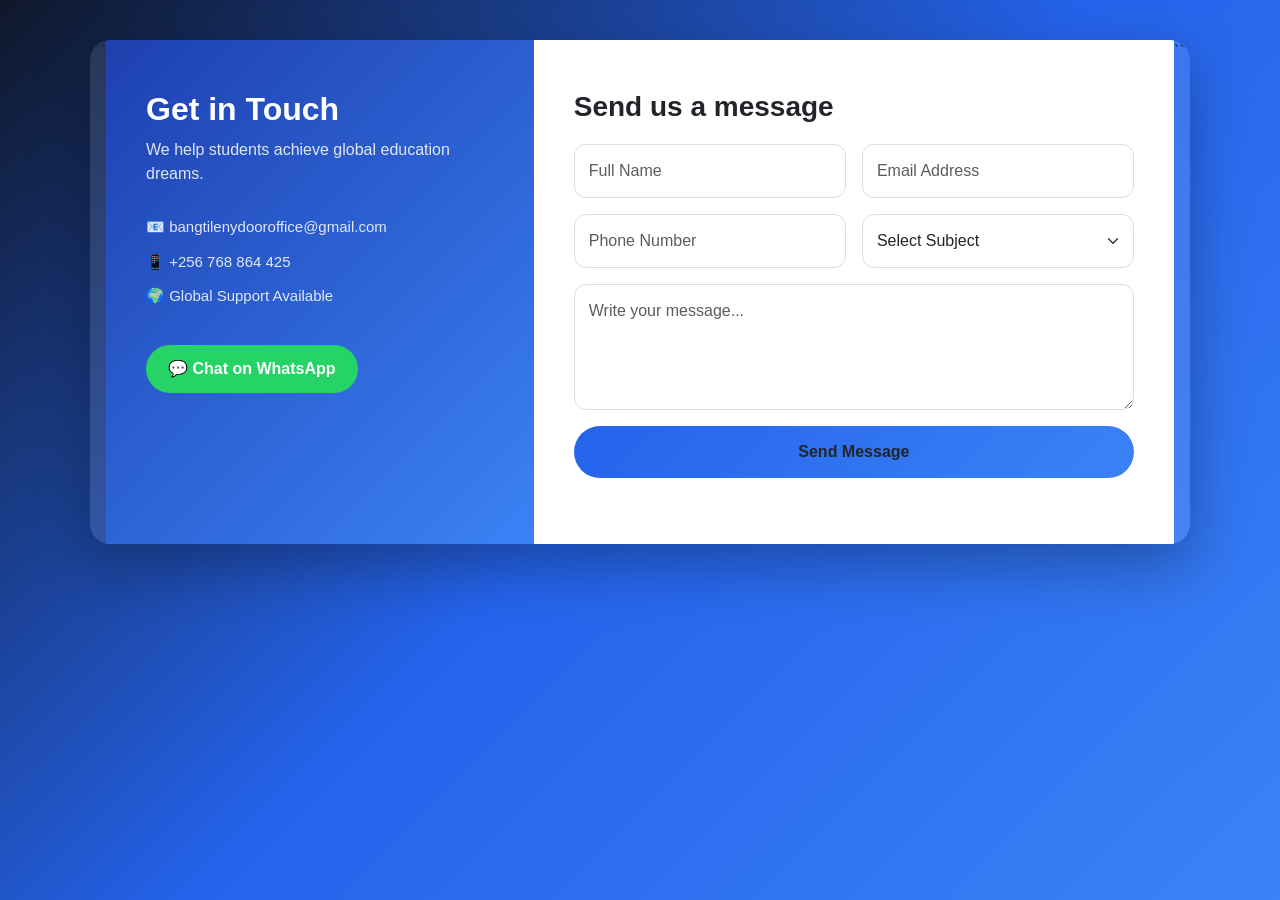
<file: contact.html>
<!DOCTYPE html>

<html lang="en">
<head>
<meta charset="UTF-8">
<meta name="viewport" content="width=device-width, initial-scale=1.0">
<title>Contact | Bangtilenydoor Academy</title>

  <!-- ============================================
  FAVICON FOR ALL DEVICES (Option 2 - Keep favicon_io folder)
  ============================================ -->
  <!-- Standard favicon -->
  <link rel="icon" type="image/x-icon" href="favicon_io/logo.ico">
  <link rel="icon" type="image/png" sizes="32x32" href="favicon_io/favicon-32x32.png">
  <link rel="icon" type="image/png" sizes="16x16" href="favicon_io/favicon-16x16.png">
  
  <!-- Apple Touch Icon (for iOS devices) -->
  <link rel="apple-touch-icon" sizes="180x180" href="favicon_io/apple-touch-icon.png">
  
  <!-- Android Chrome -->
  <link rel="manifest" href="favicon_io/site.webmanifest">

<link href="https://cdn.jsdelivr.net/npm/bootstrap@5.3.0/dist/css/bootstrap.min.css" rel="stylesheet">

<style>
body {
  background: linear-gradient(135deg, #0f172a, #2563eb, #3b82f6);
  font-family: 'Inter', sans-serif;
  min-height: 100vh;
}

/* GLASS CONTAINER */
.wrapper {
  display: flex;
  align-items: center;
  justify-content: center;
  padding: 40px;
}

.contact-box {
  display: flex;
  backdrop-filter: blur(15px);
  background: rgba(255,255,255,0.1);
  border-radius: 20px;
  overflow: hidden;
  max-width: 1100px;
  width: 100%;
  box-shadow: 0 20px 60px rgba(0,0,0,0.3);
}

/* LEFT PANEL */
.left-panel {
  background: linear-gradient(135deg, #1e40af, #3b82f6);
  color: #fff;
  padding: 50px 40px;
  width: 40%;
}

.left-panel h2 {
  font-weight: 700;
  margin-bottom: 10px;
}

.left-panel p {
  opacity: 0.85;
}

.info {
  margin-top: 30px;
}

.info p {
  margin: 12px 0;
  font-size: 15px;
}

.whatsapp-btn {
  margin-top: 25px;
  display: inline-block;
  background: #25D366;
  padding: 12px 22px;
  border-radius: 50px;
  color: #fff;
  text-decoration: none;
  font-weight: 600;
  transition: 0.3s;
}

.whatsapp-btn:hover {
  transform: translateY(-2px);
  box-shadow: 0 10px 25px rgba(0,0,0,0.2);
}

/* RIGHT PANEL */
.right-panel {
  padding: 50px 40px;
  width: 60%;
  background: #ffffff;
}

.right-panel h3 {
  font-weight: 700;
  margin-bottom: 20px;
}

/* INPUTS */
.form-control, .form-select {
  border-radius: 12px;
  padding: 14px;
  border: 1px solid #ddd;
  transition: 0.3s;
}

.form-control:focus, .form-select:focus {
  border-color: #2563eb;
  box-shadow: 0 0 0 0.2rem rgba(37,99,235,0.15);
}

/* BUTTON */
.btn-send {
  background: linear-gradient(135deg, #2563eb, #3b82f6);
  border: none;
  border-radius: 50px;
  padding: 14px;
  font-weight: 600;
  transition: 0.3s;
}

.btn-send:hover {
  transform: translateY(-2px);
  box-shadow: 0 10px 30px rgba(37,99,235,0.3);
}

/* RESPONSIVE */
@media(max-width: 768px) {
  .contact-box {
    flex-direction: column;
  }
  .left-panel, .right-panel {
    width: 100%;
  }
}
</style>

</head>
<body>

<div class="wrapper">
  <div class="contact-box">

```
<!-- LEFT SIDE -->
<div class="left-panel">
  <h2>Get in Touch</h2>
  <p>We help students achieve global education dreams.</p>

  <div class="info">
    <p>📧 bangtilenydooroffice@gmail.com</p>
    <p>📱 +256 768 864 425</p>
    <p>🌍 Global Support Available</p>
  </div>

  <a href="https://wa.me/256768864425" target="_blank" class="whatsapp-btn">
    💬 Chat on WhatsApp
  </a>
</div>

<!-- RIGHT SIDE -->
<div class="right-panel">
  <h3>Send us a message</h3>

  <form id="contactForm">
    <div class="row g-3">

      <div class="col-md-6">
        <input type="text" id="contactName" class="form-control" placeholder="Full Name" required>
      </div>

      <div class="col-md-6">
        <input type="email" id="contactEmail" class="form-control" placeholder="Email Address" required>
      </div>

      <div class="col-md-6">
        <input type="tel" id="contactPhone" class="form-control" placeholder="Phone Number">
      </div>

      <div class="col-md-6">
        <select id="contactSubject" class="form-select">
          <option value="">Select Subject</option>
          <option value="scholarship">Scholarship</option>
          <option value="admission">Admission</option>
          <option value="support">Support</option>
        </select>
      </div>

      <div class="col-12">
        <textarea id="contactMessage" class="form-control" rows="4" placeholder="Write your message..." required></textarea>
      </div>

      <div class="col-12">
        <button type="submit" class="btn btn-send w-100">
          Send Message
        </button>
      </div>

      <div id="contactFeedback" class="text-center mt-3"></div>

    </div>
  </form>
</div>
```

  </div>
</div>

<script>
const form = document.getElementById('contactForm');
const feedback = document.getElementById('contactFeedback');

form.addEventListener('submit', (e) => {
  e.preventDefault();

  const data = {
    name: contactName.value,
    email: contactEmail.value,
    phone: contactPhone.value,
    subject: contactSubject.value,
    message: contactMessage.value
  };

  if (!data.name || !data.email || !data.message || !data.email.includes('@')) {
    feedback.innerHTML = '<div class="alert alert-danger">⚠️ Fill all required fields correctly.</div>';
    return;
  }

  feedback.innerHTML = '<div class="alert alert-info">⏳ Sending...</div>';

  fetch("/Bangtilenydoor/backend/api/contact.php", {
    method: "POST",
    headers: { "Content-Type": "application/json" },
    body: JSON.stringify(data)
  })
  .then(res => res.json())
  .then(result => {
    if (result.status === "success") {
      feedback.innerHTML = '<div class="alert alert-success">✅ Message sent successfully!</div>';
      form.reset();
    } else {
      feedback.innerHTML = '<div class="alert alert-danger">❌ ' + result.message + '</div>';
    }
  })
  .catch(() => {
    feedback.innerHTML = '<div class="alert alert-danger">❌ Server error</div>';
  });
});
</script>

</body>
</html>
</file>
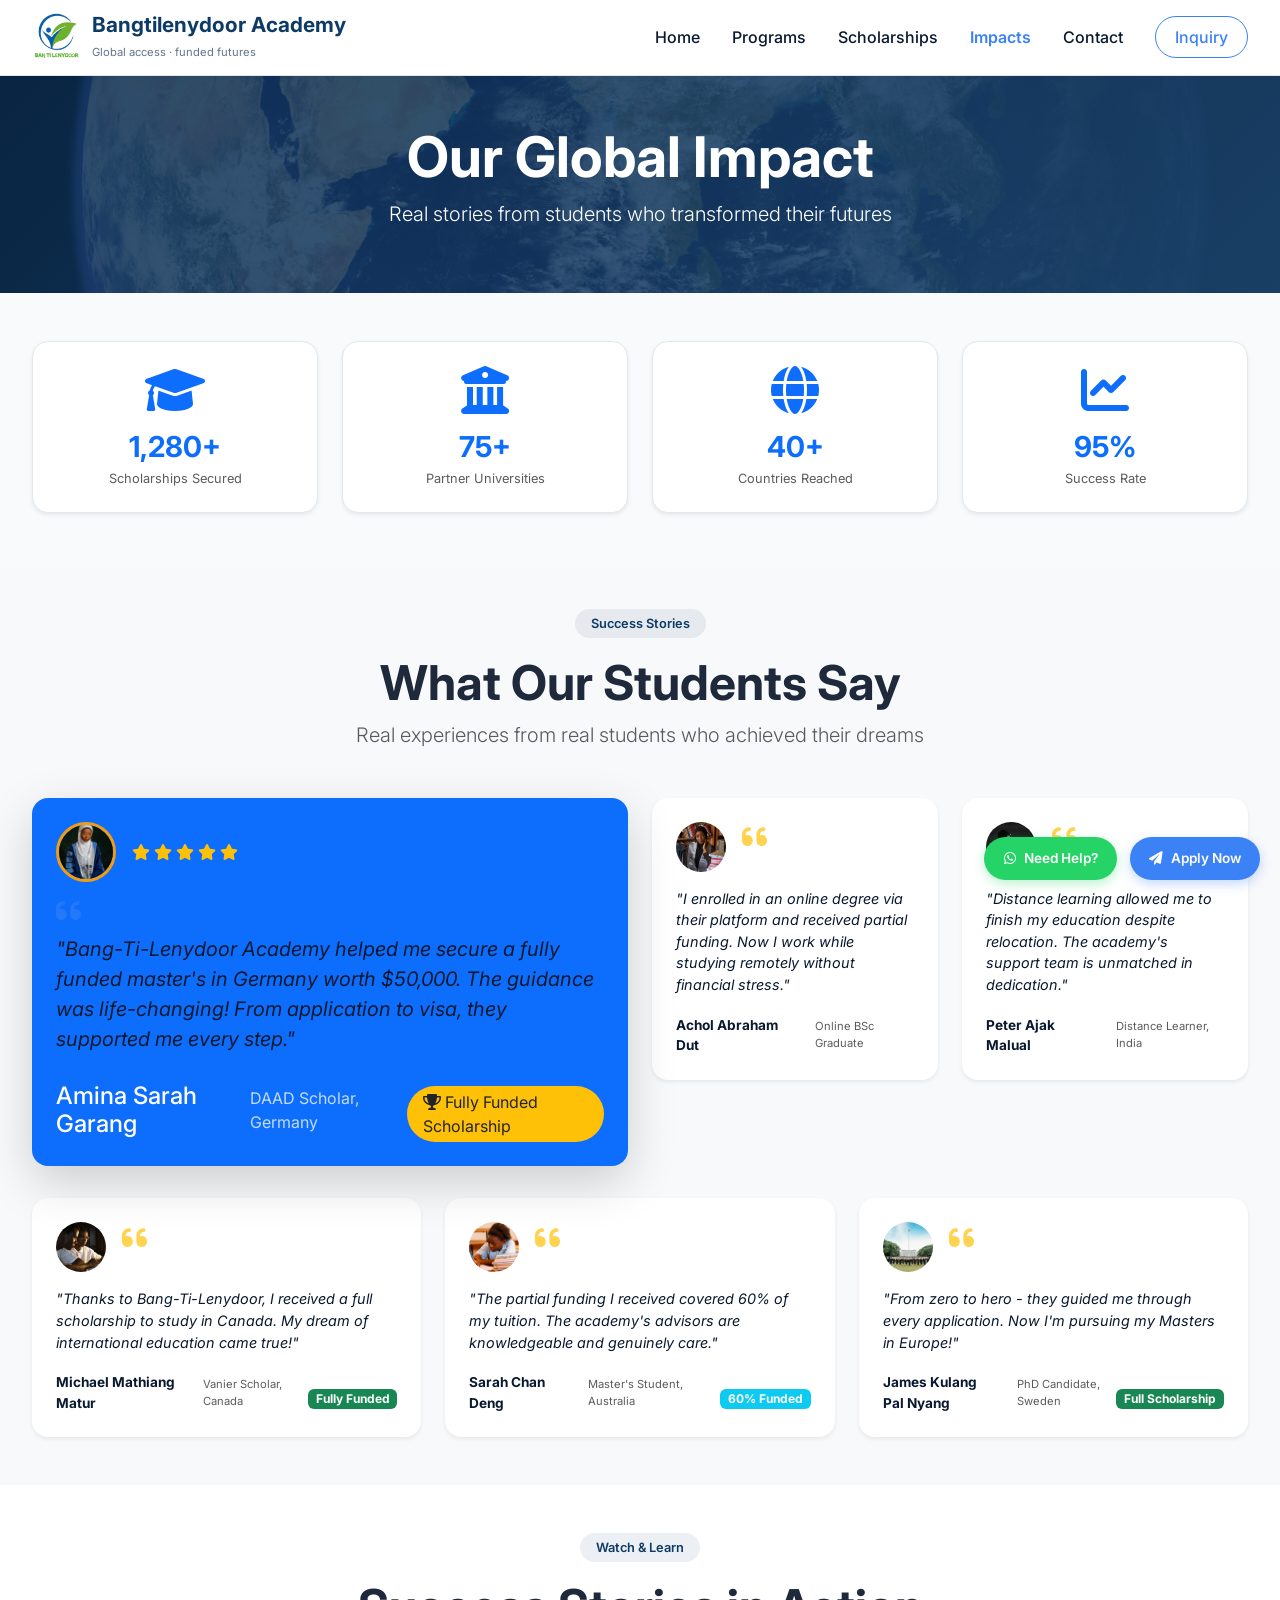
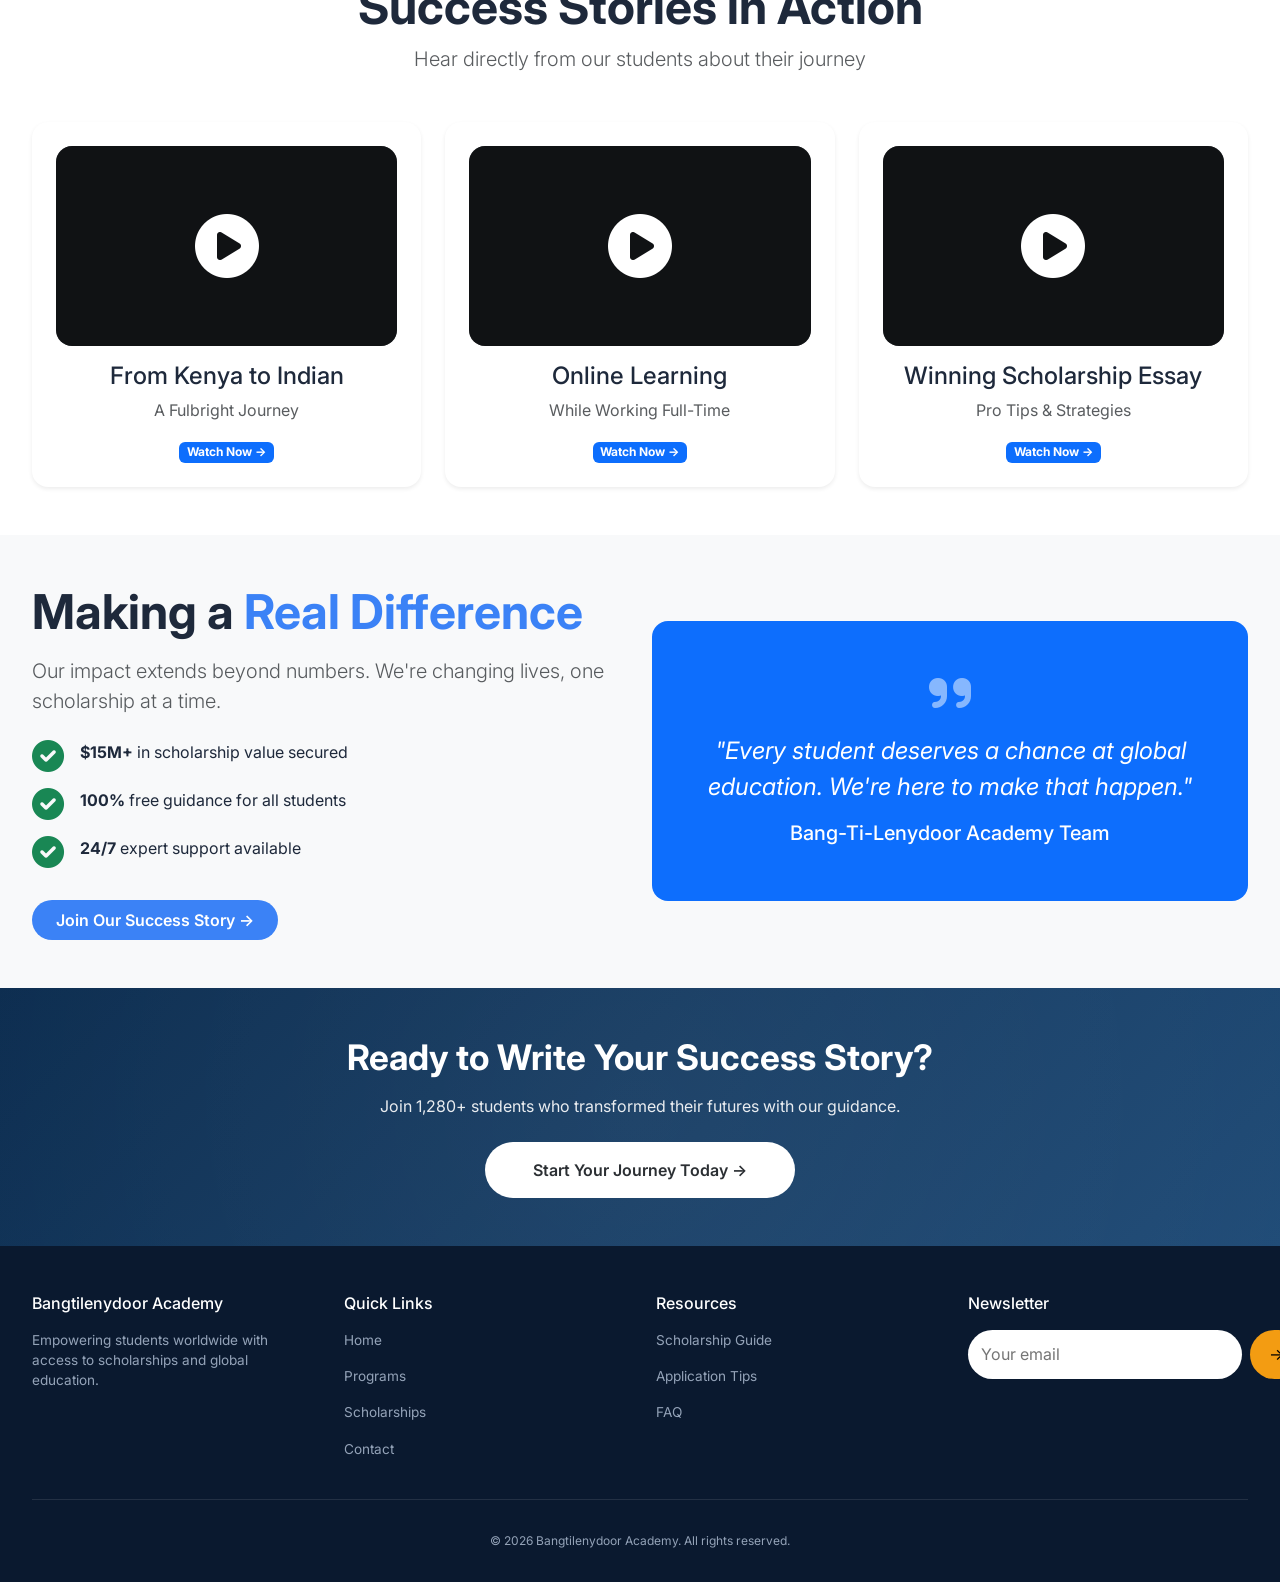
<file: impacts.html>
<!DOCTYPE html>
<html lang="en">
<head>
  <meta charset="UTF-8">
  <meta name="viewport" content="width=device-width, initial-scale=1.0">
  <title>Impacts | Bangtilenydoor Academy - Student Success Stories</title>
  <meta name="description" content="Read success stories from students who secured scholarships and transformed their lives with Bangtilenydoor Academy.">

  <!-- ============================================
  FAVICON FOR ALL DEVICES (Option 2 - Keep favicon_io folder)
  ============================================ -->
  <!-- Standard favicon -->
  <link rel="icon" type="image/x-icon" href="favicon_io/logo.ico">
  <link rel="icon" type="image/png" sizes="32x32" href="favicon_io/favicon-32x32.png">
  <link rel="icon" type="image/png" sizes="16x16" href="favicon_io/favicon-16x16.png">
  
  <!-- Apple Touch Icon (for iOS devices) -->
  <link rel="apple-touch-icon" sizes="180x180" href="favicon_io/apple-touch-icon.png">
  
  <!-- Android Chrome -->
  <link rel="manifest" href="favicon_io/site.webmanifest">
  
  <!-- Bootstrap CSS -->
  <link href="https://cdn.jsdelivr.net/npm/bootstrap@5.3.0/dist/css/bootstrap.min.css" rel="stylesheet">
  <!-- Font Awesome -->
  <link rel="stylesheet" href="https://cdnjs.cloudflare.com/ajax/libs/font-awesome/6.0.0-beta3/css/all.min.css">
  <!-- Google Fonts -->
  <link href="https://fonts.googleapis.com/css2?family=Inter:opsz,wght@14..32,300;14..32,400;14..32,600;14..32,700;14..32,800&display=swap" rel="stylesheet">
  <!-- Custom CSS -->
  <link rel="stylesheet" href="css/style.css">
</head>
<body>

<!-- Sticky CTA + WhatsApp -->
<div class="sticky-cta">
  <a href="https://wa.me/+256768864425" class="whatsapp-btn" target="_blank">
    <i class="fab fa-whatsapp"></i> Need Help?
  </a>
  <a href="inquiry.html" class="sticky-inquiry">
    <i class="fas fa-paper-plane"></i> Apply Now
  </a>
</div>

<header class="header">
  <div class="nav-container">
    <div class="logo">
      <a href="index.html">
        <div class="logo-wrapper">
          <img src="assets/logo.png" alt="Bangtilenydoor Academy Logo" class="logo-img" onerror="this.onerror=null; this.style.display='none'; this.nextElementSibling.style.display='flex';">
          <div class="logo-icon-fallback" style="display: none;">
            <i class="fas fa-graduation-cap"></i>
          </div>
          <div class="logo-text">
            <h1>Bangtilenydoor Academy</h1>
            <span>Global access · funded futures</span>
          </div>
        </div>
      </a>
    </div>
    <div class="mobile-toggle" id="mobileToggle">
      <i class="fas fa-bars"></i>
    </div>
    <div class="nav-links" id="navLinks">
      <a href="index.html">Home</a>
      <a href="programs.html">Programs</a>
      <a href="scholarships.html">Scholarships</a>
      <a href="impacts.html" class="active">Impacts</a>
      <a href="contact.html">Contact</a>
      <a href="inquiry.html" class="btn-outline-nav">Inquiry</a>
    </div>
  </div>
</header>

<main>
  <!-- Page Header with Background Image -->
  <section class="page-header py-5" style="background: linear-gradient(135deg, rgba(10,43,78,0.85), rgba(30,74,118,0.85)), url('assets/back1.jpg'); background-size: cover; background-position: center; color: white;">
    <div class="container text-center">
      <h1 class="display-4 fw-bold">Our Global Impact</h1>
      <p class="lead">Real stories from students who transformed their futures</p>
    </div>
  </section>

  <!-- Impact Stats Section -->
  <section class="impact-stats-section py-5">
    <div class="container">
      <div class="row g-4 text-center">
        <div class="col-md-3 col-6">
          <div class="stat-card bg-white p-4 rounded-4 shadow-sm">
            <i class="fas fa-graduation-cap fa-3x text-primary mb-3"></i>
            <div class="stat-number display-4 fw-bold text-primary">1,280+</div>
            <div class="stat-label text-muted">Scholarships Secured</div>
          </div>
        </div>
        <div class="col-md-3 col-6">
          <div class="stat-card bg-white p-4 rounded-4 shadow-sm">
            <i class="fas fa-university fa-3x text-primary mb-3"></i>
            <div class="stat-number display-4 fw-bold text-primary">75+</div>
            <div class="stat-label text-muted">Partner Universities</div>
          </div>
        </div>
        <div class="col-md-3 col-6">
          <div class="stat-card bg-white p-4 rounded-4 shadow-sm">
            <i class="fas fa-globe fa-3x text-primary mb-3"></i>
            <div class="stat-number display-4 fw-bold text-primary">40+</div>
            <div class="stat-label text-muted">Countries Reached</div>
          </div>
        </div>
        <div class="col-md-3 col-6">
          <div class="stat-card bg-white p-4 rounded-4 shadow-sm">
            <i class="fas fa-chart-line fa-3x text-primary mb-3"></i>
            <div class="stat-number display-4 fw-bold text-primary">95%</div>
            <div class="stat-label text-muted">Success Rate</div>
          </div>
        </div>
      </div>
    </div>
  </section>

  <!-- Testimonials Section -->
  <section class="testimonials-section py-5 bg-light">
    <div class="container">
      <div class="text-center mb-5">
        <span class="section-badge">Success Stories</span>
        <h2 class="display-5 fw-bold">What Our Students Say</h2>
        <p class="lead text-muted">Real experiences from real students who achieved their dreams</p>
      </div>

      <div class="row g-4">
        <!-- Featured Testimonial -->
        <div class="col-lg-6">
          <div class="testimonial-card featured bg-primary text-white p-4 rounded-4 shadow-lg h-100 position-relative overflow-hidden">
            <div class="d-flex align-items-center gap-3 mb-3">
              <div class="student-avatar" style="width: 60px; height: 60px; border-radius: 50%; overflow: hidden; border: 3px solid #f39c12;">
                <img src="assets/stud4.jpg" alt="Amina Sarah Garang" style="width: 100%; height: 100%; object-fit: cover;" onerror="this.src='https://randomuser.me/api/portraits/women/68.jpg'">
              </div>
              <div>
                <i class="fas fa-star text-warning"></i>
                <i class="fas fa-star text-warning"></i>
                <i class="fas fa-star text-warning"></i>
                <i class="fas fa-star text-warning"></i>
                <i class="fas fa-star text-warning"></i>
              </div>
            </div>
            <i class="fas fa-quote-left fa-2x opacity-50 mb-2"></i>
            <p class="fs-5">"Bang-Ti-Lenydoor Academy helped me secure a fully funded master's in Germany worth $50,000. The guidance was life-changing! From application to visa, they supported me every step."</p>
            <div class="testimonial-author mt-4">
              <h4 class="mb-0">Amina Sarah Garang</h4>
              <span class="opacity-75">DAAD Scholar, Germany</span>
              <div class="achievement-badge bg-warning text-dark d-inline-block mt-2 px-3 py-1 rounded-pill">
                <i class="fas fa-trophy"></i> Fully Funded Scholarship
              </div>
            </div>
          </div>
        </div>

        <div class="col-lg-6">
          <div class="row g-4">
            <div class="col-md-6">
              <div class="testimonial-card bg-white p-4 rounded-4 shadow-sm h-100">
                <div class="d-flex align-items-center gap-3 mb-3">
                  <div class="student-avatar" style="width: 50px; height: 50px; border-radius: 50%; overflow: hidden;">
                    <img src="assets/stud3.jpg" alt="Chol Abraham Dut" style="width: 100%; height: 100%; object-fit: cover;" onerror="this.src='https://randomuser.me/api/portraits/men/32.jpg'">
                  </div>
                  <i class="fas fa-quote-left fa-2x text-warning"></i>
                </div>
                <p>"I enrolled in an online degree via their platform and received partial funding. Now I work while studying remotely without financial stress."</p>
                <div class="testimonial-author mt-3">
                  <strong>Achol Abraham Dut</strong><br>
                  <small class="text-muted">Online BSc Graduate</small>
                </div>
              </div>
            </div>
            <div class="col-md-6">
              <div class="testimonial-card bg-white p-4 rounded-4 shadow-sm h-100">
                <div class="d-flex align-items-center gap-3 mb-3">
                  <div class="student-avatar" style="width: 50px; height: 50px; border-radius: 50%; overflow: hidden;">
                    <img src="assets/stud5.jpg" alt="Peter Ajak malual" style="width: 100%; height: 100%; object-fit: cover;" onerror="this.src='https://randomuser.me/api/portraits/men/45.jpg'">
                  </div>
                  <i class="fas fa-quote-left fa-2x text-warning"></i>
                </div>
                <p>"Distance learning allowed me to finish my education despite relocation. The academy's support team is unmatched in dedication."</p>
                <div class="testimonial-author mt-3">
                  <strong>Peter Ajak Malual</strong><br>
                  <small class="text-muted">Distance Learner, India</small>
                </div>
              </div>
            </div>
          </div>
        </div>
      </div>

      <!-- More Testimonials Grid -->
      <div class="row g-4 mt-2">
        <div class="col-md-4">
          <div class="testimonial-card bg-white p-4 rounded-4 shadow-sm h-100">
            <div class="d-flex align-items-center gap-3 mb-3">
              <div class="student-avatar" style="width: 50px; height: 50px; border-radius: 50%; overflow: hidden;">
                <img src="assets/stud6.jpg" alt="Michael Mathiang Matur" style="width: 100%; height: 100%; object-fit: cover;" onerror="this.src='https://randomuser.me/api/portraits/men/52.jpg'">
              </div>
              <i class="fas fa-quote-left fa-2x text-warning"></i>
            </div>
            <p>"Thanks to Bang-Ti-Lenydoor, I received a full scholarship to study in Canada. My dream of international education came true!"</p>
            <div class="testimonial-author mt-3">
              <strong>Michael Mathiang Matur</strong><br>
              <small class="text-muted">Vanier Scholar, Canada</small>
              <div class="mt-2"><span class="badge bg-success">Fully Funded</span></div>
            </div>
          </div>
        </div>
        <div class="col-md-4">
          <div class="testimonial-card bg-white p-4 rounded-4 shadow-sm h-100">
            <div class="d-flex align-items-center gap-3 mb-3">
              <div class="student-avatar" style="width: 50px; height: 50px; border-radius: 50%; overflow: hidden;">
                <img src="assets/stud2.jpg" alt="Sarah Chan Deng" style="width: 100%; height: 100%; object-fit: cover;" onerror="this.src='https://randomuser.me/api/portraits/women/89.jpg'">
              </div>
              <i class="fas fa-quote-left fa-2x text-warning"></i>
            </div>
            <p>"The partial funding I received covered 60% of my tuition. The academy's advisors are knowledgeable and genuinely care."</p>
            <div class="testimonial-author mt-3">
              <strong>Sarah Chan Deng</strong><br>
              <small class="text-muted">Master's Student, Australia</small>
              <div class="mt-2"><span class="badge bg-info">60% Funded</span></div>
            </div>
          </div>
        </div>
        <div class="col-md-4">
          <div class="testimonial-card bg-white p-4 rounded-4 shadow-sm h-100">
            <div class="d-flex align-items-center gap-3 mb-3">
              <div class="student-avatar" style="width: 50px; height: 50px; border-radius: 50%; overflow: hidden;">
                <img src="assets/stud1.jpg" alt="James Kulang Pal Nyang" style="width: 100%; height: 100%; object-fit: cover;" onerror="this.src='https://randomuser.me/api/portraits/men/55.jpg'">
              </div>
              <i class="fas fa-quote-left fa-2x text-warning"></i>
            </div>
            <p>"From zero to hero - they guided me through every application. Now I'm pursuing my Masters in Europe!"</p>
            <div class="testimonial-author mt-3">
              <strong>James Kulang Pal Nyang</strong><br>
              <small class="text-muted">PhD Candidate, Sweden</small>
              <div class="mt-2"><span class="badge bg-success">Full Scholarship</span></div>
            </div>
          </div>
        </div>
      </div>
    </div>
  </section>

  <!-- Video Testimonials Section -->
  <section class="video-testimonials py-5">
    <div class="container">
      <div class="text-center mb-5">
        <span class="section-badge">Watch & Learn</span>
        <h2 class="display-5 fw-bold">Success Stories in Action</h2>
        <p class="lead text-muted">Hear directly from our students about their journey</p>
      </div>
      <div class="row g-4">
        <div class="col-md-4">
          <div class="video-card bg-white p-4 rounded-4 shadow-sm text-center h-100">
            <div class="video-placeholder bg-dark rounded-4 position-relative overflow-hidden" style="height: 200px;">
              <i class="fas fa-play-circle fa-4x text-white position-absolute top-50 start-50 translate-middle"></i>
              <div class="video-overlay bg-black bg-opacity-50 w-100 h-100"></div>
            </div>
            <h4 class="mt-3">From Kenya to Indian</h4>
            <p class="text-muted">A Fulbright Journey</p>
            <span class="badge bg-primary">Watch Now →</span>
          </div>
        </div>
        <div class="col-md-4">
          <div class="video-card bg-white p-4 rounded-4 shadow-sm text-center h-100">
            <div class="video-placeholder bg-dark rounded-4 position-relative overflow-hidden" style="height: 200px;">
              <i class="fas fa-play-circle fa-4x text-white position-absolute top-50 start-50 translate-middle"></i>
              <div class="video-overlay bg-black bg-opacity-50 w-100 h-100"></div>
            </div>
            <h4 class="mt-3">Online Learning</h4>
            <p class="text-muted">While Working Full-Time</p>
            <span class="badge bg-primary">Watch Now →</span>
          </div>
        </div>
        <div class="col-md-4">
          <div class="video-card bg-white p-4 rounded-4 shadow-sm text-center h-100">
            <div class="video-placeholder bg-dark rounded-4 position-relative overflow-hidden" style="height: 200px;">
              <i class="fas fa-play-circle fa-4x text-white position-absolute top-50 start-50 translate-middle"></i>
              <div class="video-overlay bg-black bg-opacity-50 w-100 h-100"></div>
            </div>
            <h4 class="mt-3">Winning Scholarship Essay</h4>
            <p class="text-muted">Pro Tips & Strategies</p>
            <span class="badge bg-primary">Watch Now →</span>
          </div>
        </div>
      </div>
    </div>
  </section>

  <!-- Impact Numbers Section -->
  <section class="impact-numbers py-5 bg-light">
    <div class="container">
      <div class="row align-items-center g-4">
        <div class="col-lg-6">
          <h2 class="display-5 fw-bold mb-3">Making a <span class="highlight">Real Difference</span></h2>
          <p class="lead text-muted">Our impact extends beyond numbers. We're changing lives, one scholarship at a time.</p>
          <ul class="list-unstyled mt-4">
            <li class="mb-3 d-flex gap-3"><i class="fas fa-check-circle text-success fa-2x"></i> <span><strong>$15M+</strong> in scholarship value secured</span></li>
            <li class="mb-3 d-flex gap-3"><i class="fas fa-check-circle text-success fa-2x"></i> <span><strong>100%</strong> free guidance for all students</span></li>
            <li class="mb-3 d-flex gap-3"><i class="fas fa-check-circle text-success fa-2x"></i> <span><strong>24/7</strong> expert support available</span></li>
          </ul>
          <a href="inquiry.html" class="btn-primary rounded-pill px-4 py-2 d-inline-block mt-3">Join Our Success Story →</a>
        </div>
        <div class="col-lg-6">
          <div class="impact-quote bg-primary text-white p-5 rounded-4 text-center">
            <i class="fas fa-quote-right fa-3x opacity-50 mb-3"></i>
            <p class="fs-4 fst-italic">"Every student deserves a chance at global education. We're here to make that happen."</p>
            <h5 class="mt-3">Bang-Ti-Lenydoor Academy Team</h5>
          </div>
        </div>
      </div>
    </div>
  </section>

  <!-- CTA Section -->
  <section class="cta-section py-5" style="background: linear-gradient(135deg, #0a2b4e, #1e4a76); color: white;">
    <div class="container text-center">
      <h2 class="mb-3">Ready to Write Your Success Story?</h2>
      <p class="mb-4">Join 1,280+ students who transformed their futures with our guidance.</p>
      <a href="inquiry.html" class="btn-primary bg-white text-dark rounded-pill px-5 py-3">Start Your Journey Today →</a>
    </div>
  </section>
</main>

<!-- Footer -->
<footer class="footer">
  <div class="container">
    <div class="footer-grid">
      <div>
        <h4>Bangtilenydoor Academy</h4>
        <p style="margin-top: 1rem;">Empowering students worldwide with access to scholarships and global education.</p>
      </div>
      <div>
        <h4>Quick Links</h4>
        <div class="footer-links">
          <a href="index.html">Home</a>
          <a href="programs.html">Programs</a>
          <a href="scholarships.html">Scholarships</a>
          <a href="contact.html">Contact</a>
        </div>
      </div>
      <div>
        <h4>Resources</h4>
        <div class="footer-links">
          <a href="#">Scholarship Guide</a>
          <a href="#">Application Tips</a>
          <a href="#">FAQ</a>
        </div>
      </div>
      <div>
        <h4>Newsletter</h4>
        <form style="display: flex; gap: 0.5rem; margin-top: 1rem;">
          <input type="email" placeholder="Your email" style="padding: 0.8rem; border-radius: 30px; border: none; flex: 1;">
          <button style="background: #f39c12; border: none; padding: 0.8rem 1.2rem; border-radius: 30px;">→</button>
        </form>
      </div>
    </div>
    <div class="copyright">© 2026 Bangtilenydoor Academy. All rights reserved.</div>
  </div>
</footer>

<script src="https://cdn.jsdelivr.net/npm/bootstrap@5.3.0/dist/js/bootstrap.bundle.min.js"></script>
<script src="js/main.js"></script>
<script>
  // Mobile menu toggle
  const mobileToggle = document.getElementById('mobileToggle');
  const navLinks = document.getElementById('navLinks');

  if (mobileToggle) {
    mobileToggle.addEventListener('click', () => {
      navLinks.classList.toggle('active');
    });
  }

  // Newsletter Subscription
  const newsForm = document.getElementById('newsletterForm');
  const newsMsg = document.getElementById('newsMsg');
  if (newsForm) {
    newsForm.addEventListener('submit', (e) => {
      e.preventDefault();
      const email = document.getElementById('newsEmail').value;
      if (email && email.includes('@')) {
        newsMsg.innerHTML = '<span class="text-success">✅ Subscribed successfully! Check your inbox.</span>';
        newsForm.reset();
        setTimeout(() => newsMsg.innerHTML = '', 5000);
      }
    });
  }

  // Animate stats on scroll
  const statNumbers = document.querySelectorAll('.stat-number');
  const observerOptions = {
    threshold: 0.5,
    rootMargin: '0px'
  };

  const observer = new IntersectionObserver((entries) => {
    entries.forEach(entry => {
      if (entry.isIntersecting) {
        entry.target.style.opacity = '1';
        entry.target.style.transform = 'translateY(0)';
      }
    });
  }, observerOptions);

  statNumbers.forEach(stat => {
    stat.style.opacity = '0';
    stat.style.transform = 'translateY(20px)';
    stat.style.transition = 'all 0.6s ease';
    observer.observe(stat);
  });
</script>
</body>
</html>
</file>
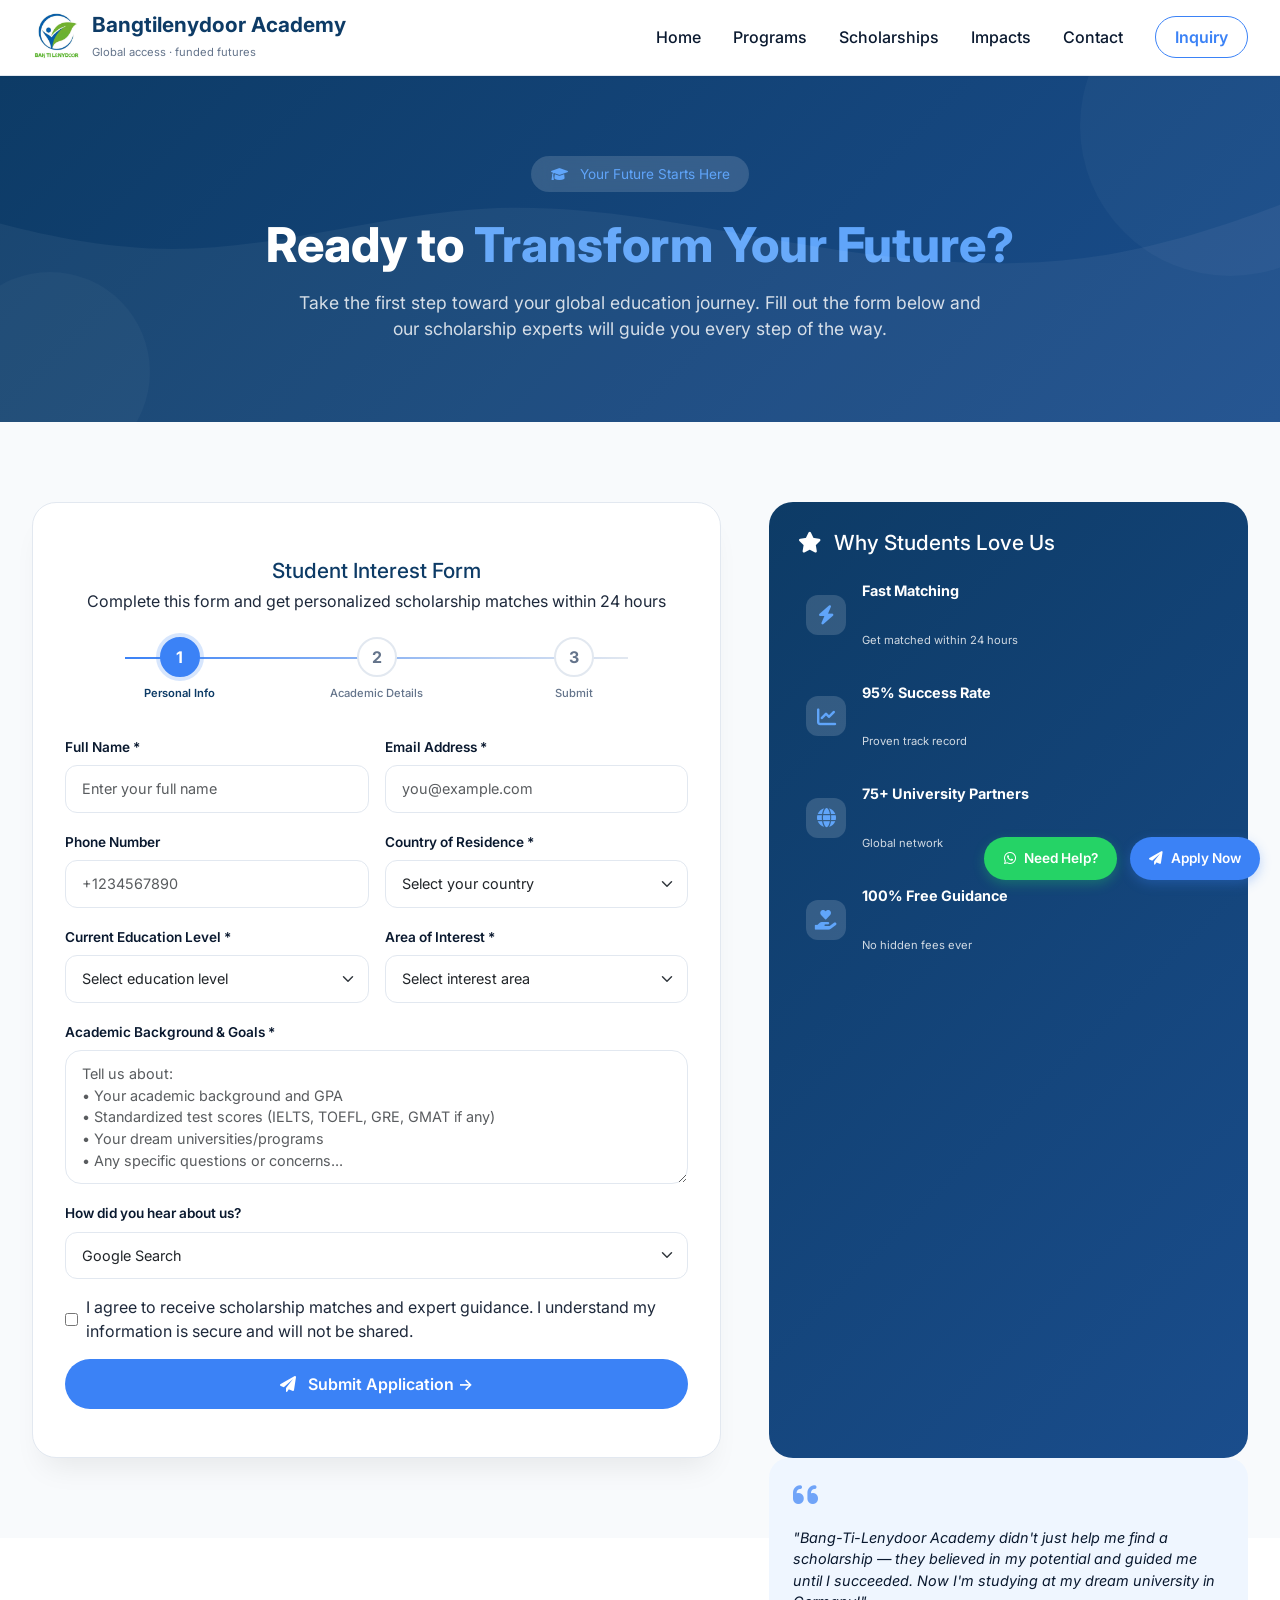
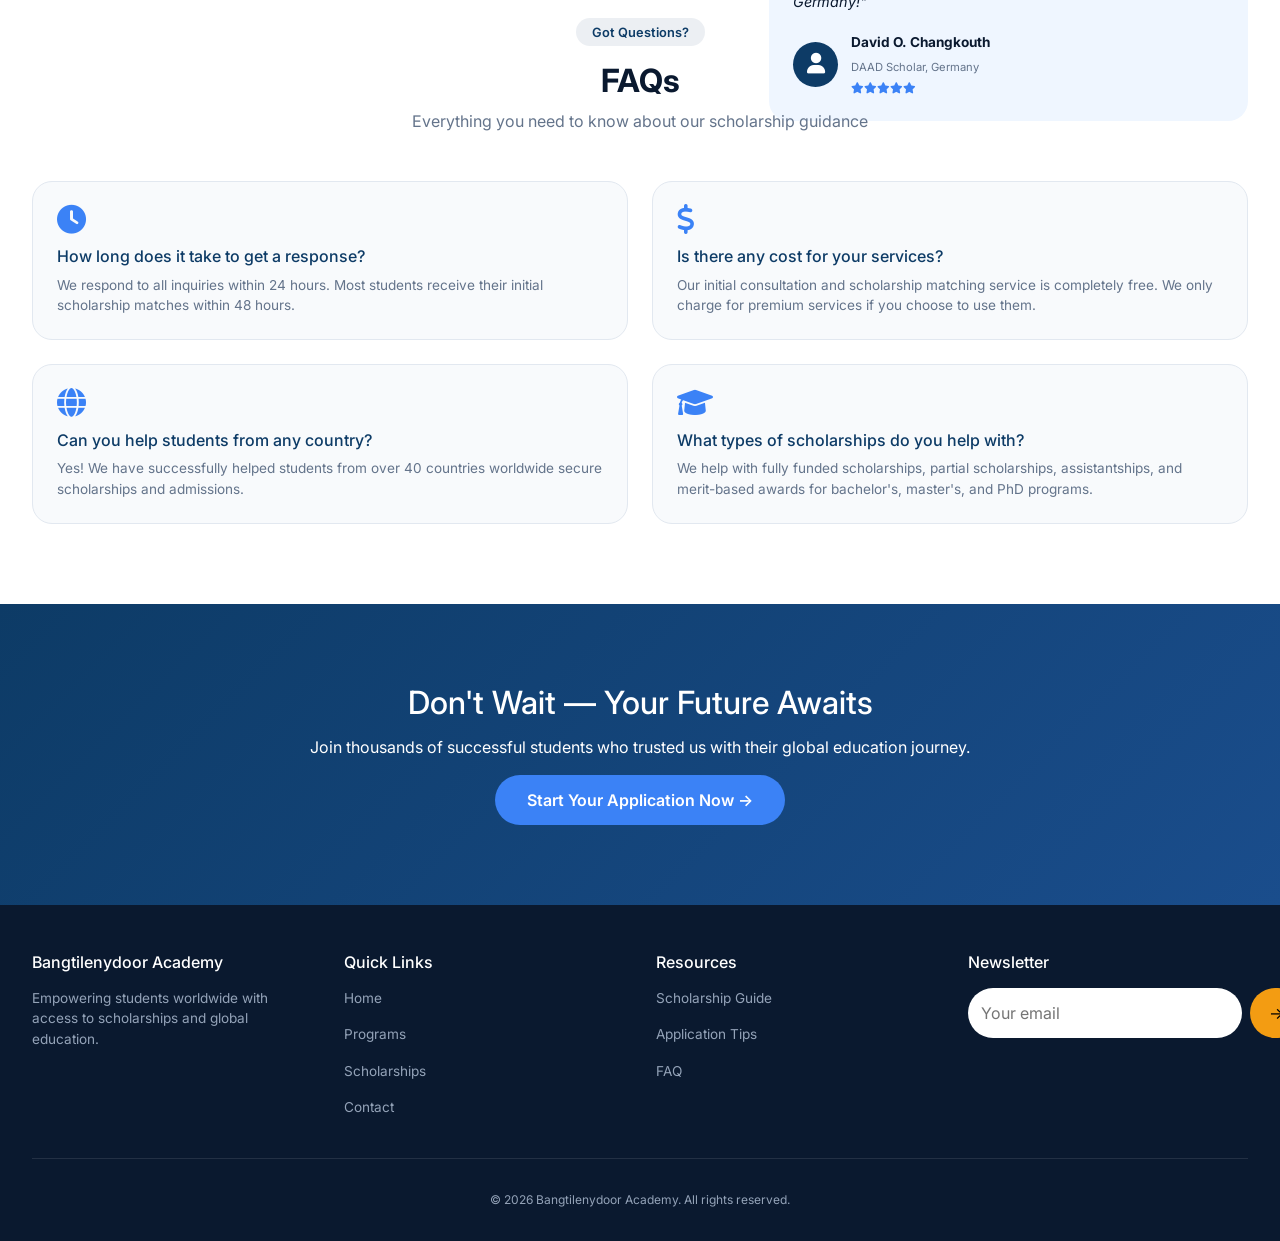
<file: inquiry.html>
<!DOCTYPE html>
<html lang="en">
<head>
  <meta charset="UTF-8">
  <meta name="viewport" content="width=device-width, initial-scale=1.0">
  <title>Inquiry | Bangtilenydoor Academy - Start Your Global Journey</title>
  <meta name="description" content="Apply for scholarship guidance and student support at Bang-Ti-Lenydoor Academy. Start your journey to global education today.">

    <!-- ============================================
  FAVICON FOR ALL DEVICES (Option 2 - Keep favicon_io folder)
  ============================================ -->
  <!-- Standard favicon -->
  <link rel="icon" type="image/x-icon" href="favicon_io/logo.ico">
  <link rel="icon" type="image/png" sizes="32x32" href="favicon_io/favicon-32x32.png">
  <link rel="icon" type="image/png" sizes="16x16" href="favicon_io/favicon-16x16.png">
  
  <!-- Apple Touch Icon (for iOS devices) -->
  <link rel="apple-touch-icon" sizes="180x180" href="favicon_io/apple-touch-icon.png">
  
  <!-- Android Chrome -->
  <link rel="manifest" href="favicon_io/site.webmanifest">
  
  <!-- Bootstrap CSS -->
  <link href="https://cdn.jsdelivr.net/npm/bootstrap@5.3.0/dist/css/bootstrap.min.css" rel="stylesheet">
  <!-- Font Awesome -->
  <link rel="stylesheet" href="https://cdnjs.cloudflare.com/ajax/libs/font-awesome/6.0.0-beta3/css/all.min.css">
  <!-- Google Fonts -->
  <link href="https://fonts.googleapis.com/css2?family=Inter:opsz,wght@14..32,300;14..32,400;14..32,600;14..32,700;14..32,800&display=swap" rel="stylesheet">
  <!-- Custom CSS -->
  <link rel="stylesheet" href="css/style.css">
</head>
<body>

<!-- Sticky CTA + WhatsApp -->
<div class="sticky-cta">
  <a href="https://wa.me/+256768864425" class="whatsapp-btn" target="_blank">
    <i class="fab fa-whatsapp"></i> Need Help?
  </a>
  <a href="inquiry.html" class="sticky-inquiry">
    <i class="fas fa-paper-plane"></i> Apply Now
  </a>
</div>

<header class="header">
  <div class="nav-container">
    <div class="logo">
      <a href="index.html">
        <div class="logo-wrapper">
          <img src="assets/logo.png" alt="Bang-Ti-Lenydoor Academy Logo" class="logo-img" onerror="this.onerror=null; this.style.display='none'; this.nextElementSibling.style.display='flex';">
          <div class="logo-icon-fallback" style="display: none;">
            <i class="fas fa-graduation-cap"></i>
          </div>
          <div class="logo-text">
            <h1>Bangtilenydoor Academy </h1>
            <span>Global access · funded futures</span>
          </div>
        </div>
      </a>
    </div>
    <div class="mobile-toggle" id="mobileToggle">
      <i class="fas fa-bars"></i>
    </div>
    <div class="nav-links" id="navLinks">
      <a href="index.html">Home</a>
      <a href="programs.html">Programs</a>
      <a href="scholarships.html">Scholarships</a>
      <a href="impacts.html">Impacts</a>
      <a href="contact.html">Contact</a>
      <a href="inquiry.html" class="active btn-outline-nav">Inquiry</a>
    </div>
  </div>
</header>

<main>
  <!-- Hero Section with Background Image -->
  <section class="inquiry-hero">
    <div class="floating-shape floating-shape-1"></div>
    <div class="floating-shape floating-shape-2"></div>
    <div class="container">
      <div class="row justify-content-center text-center">
        <div class="col-lg-8">
          <div class="hero-badge">
            <i class="fas fa-graduation-cap me-2"></i> Your Future Starts Here
          </div>
          <h1 class="hero-title">Ready to <span class="highlight-accent">Transform Your Future?</span></h1>
          <p class="hero-description">Take the first step toward your global education journey. Fill out the form below and our scholarship experts will guide you every step of the way.</p>
          <div class="hero-trust-badges">
          </div>
        </div>
      </div>
    </div>
  </section>

  <!-- Main Form Section -->
  <section class="inquiry-section">
    <div class="container">
      <div class="row g-5">
        <!-- Left Column - Form -->
        <div class="col-lg-7">
          <div class="form-card">
            <div class="form-header">
              <div class="benefit-icon">
                <i class="fas fa-pen-fill"></i>
              </div>
              <h2>Student Interest Form</h2>
              <p>Complete this form and get personalized scholarship matches within 24 hours</p>
            </div>
            
            <!-- Progress Steps -->
            <div class="progress-steps">
              <div class="step-item">
                <div class="step-circle active">1</div>
                <div class="step-label active">Personal Info</div>
              </div>
              <div class="step-item">
                <div class="step-circle">2</div>
                <div class="step-label">Academic Details</div>
              </div>
              <div class="step-item">
                <div class="step-circle">3</div>
                <div class="step-label">Submit</div>
              </div>
            </div>
            
            <form id="inquiryFormPage">
              <div class="row g-3">
                <div class="col-md-6">
                  <label class="form-label">Full Name *</label>
                  <input type="text" id="fullNamePage" class="form-control" placeholder="Enter your full name" required>
                </div>
                <div class="col-md-6">
                  <label class="form-label">Email Address *</label>
                  <input type="email" id="emailAddressPage" class="form-control" placeholder="you@example.com" required>
                </div>
                <div class="col-md-6">
                  <label class="form-label">Phone Number</label>
                  <input type="tel" id="phonePage" class="form-control" placeholder="+1234567890">
                </div>
                <div class="col-md-6">
                  <label class="form-label">Country of Residence *</label>
                  <select id="countryPage" class="form-select" required>
                    <option value="">Select your country</option>
                    <option>United States</option>
                    <option>United Kingdom</option>
                    <option>Canada</option>
                    <option>Australia</option>
                    <option>Germany</option>
                    <option>France</option>
                    <option>India</option>
                    <option>Nigeria</option>
                    <option>Kenya</option>
                    <option>Rwanda</option>
                    <option>Egypt</option>
                    <option>Ghana</option>
                    <option>South Africa</option>
                    <option>Other</option>
                  </select>
                </div>
                <div class="col-md-6">
                  <label class="form-label">Current Education Level *</label>
                  <select id="educationLevelPage" class="form-select" required>
                    <option value="">Select education level</option>
                    <option>High School (9-12)</option>
                    <option>High School Graduate</option>
                    <option>Diploma</option>
                    <option>Bachelor's Degree (In Progress)</option>
                    <option>Bachelor's Degree (Completed)</option>
                    <option>Master's Degree (In Progress)</option>
                    <option>Master's Degree (Completed)</option>
                    <option>PhD/Doctorate</option>
                    <option>Professional Certificate</option>
                  </select>
                </div>
                <div class="col-md-6">
                  <label class="form-label">Area of Interest *</label>
                  <select id="interestTypePage" class="form-select" required>
                    <option value="">Select interest area</option>
                    <option value="fully_funded">Fully Funded Scholarship</option>
                    <option value="partial">Partial Scholarship</option>
                    <option value="online_degree">Online Degree Program</option>
                    <option value="distance">Distance Learning</option>
                  </select>
                </div>
                
                <div class="col-12">
                  <label class="form-label">Academic Background & Goals *</label>
                  <textarea id="messagePage" rows="5" class="form-control" placeholder="Tell us about:
• Your academic background and GPA
• Standardized test scores (IELTS, TOEFL, GRE, GMAT if any)
• Your dream universities/programs
• Any specific questions or concerns..." required></textarea>
                </div>
                <div class="col-12">
                  <label class="form-label">How did you hear about us?</label>
                  <select id="referralPage" class="form-select">
                    <option>Google Search</option>
                    <option>Instagram/Facebook</option>
                    <option>LinkedIn</option>
                    <option>YouTube</option>
                    <option>Friend/Family</option>
                    <option>University Partner</option>
                    <option>Other</option>
                  </select>
                </div>
                <div class="col-12">
                  <!-- FIXED CHECKBOX with flex container for better click detection -->
                  <div style="display: flex; align-items: center; gap: 8px;">
                    <input type="checkbox" id="termsCheck">
                    <label for="termsCheck" style="cursor: pointer;">
                      I agree to receive scholarship matches and expert guidance. I understand my information is secure and will not be shared.
                    </label>
                  </div>
                </div>
                <div class="col-12">
                  <button type="submit" class="btn-submit">
                    <i class="fas fa-paper-plane me-2"></i> Submit Application →
                  </button>
                </div>
                <div id="formFeedbackPage" class="text-center mt-3"></div>
              </div>
            </form>
          </div>
        </div>
        
        <!-- Right Column - Benefits & Info -->
        <div class="col-lg-5">
          <div class="benefits-card">
            <h3><i class="fas fa-star me-2"></i> Why Students Love Us</h3>
            <div class="benefits-list">
              <div class="benefit-item">
                <div class="benefit-icon-small">
                  <i class="fas fa-bolt"></i>
                </div>
                <div>
                  <strong>Fast Matching</strong><br>
                  <small>Get matched within 24 hours</small>
                </div>
              </div>
              <div class="benefit-item">
                <div class="benefit-icon-small">
                  <i class="fas fa-chart-line"></i>
                </div>
                <div>
                  <strong>95% Success Rate</strong><br>
                  <small>Proven track record</small>
                </div>
              </div>
              <div class="benefit-item">
                <div class="benefit-icon-small">
                  <i class="fas fa-globe"></i>
                </div>
                <div>
                  <strong>75+ University Partners</strong><br>
                  <small>Global network</small>
                </div>
              </div>
              <div class="benefit-item">
                <div class="benefit-icon-small">
                  <i class="fas fa-hand-holding-heart"></i>
                </div>
                <div>
                  <strong>100% Free Guidance</strong><br>
                  <small>No hidden fees ever</small>
                </div>
              </div>
            </div>
          </div>
          
          <div class="testimonial-card">
            <i class="fas fa-quote-left"></i>
            <p>"Bang-Ti-Lenydoor Academy didn't just help me find a scholarship — they believed in my potential and guided me until I succeeded. Now I'm studying at my dream university in Germany!"</p>
            <div class="testimonial-author">
              <div class="author-avatar">
                <i class="fas fa-user"></i>
              </div>
              <div>
                <strong>David O. Changkouth</strong>
                <small>DAAD Scholar, Germany</small>
                <div class="stars">
                  <i class="fas fa-star"></i><i class="fas fa-star"></i><i class="fas fa-star"></i><i class="fas fa-star"></i><i class="fas fa-star"></i>
                </div>
              </div>
            </div>
          </div>
        </div>
      </div>
    </div>
  </section>

  <!-- FAQ Section -->
  <section class="faq-section">
    <div class="container">
      <div class="faq-header">
        <span class="section-badge">Got Questions?</span>
        <h2>FAQs</h2>
        <p>Everything you need to know about our scholarship guidance</p>
      </div>
      <div class="faq-grid">
        <div class="faq-item">
          <i class="fas fa-clock"></i>
          <h4>How long does it take to get a response?</h4>
          <p>We respond to all inquiries within 24 hours. Most students receive their initial scholarship matches within 48 hours.</p>
        </div>
        <div class="faq-item">
          <i class="fas fa-dollar-sign"></i>
          <h4>Is there any cost for your services?</h4>
          <p>Our initial consultation and scholarship matching service is completely free. We only charge for premium services if you choose to use them.</p>
        </div>
        <div class="faq-item">
          <i class="fas fa-globe"></i>
          <h4>Can you help students from any country?</h4>
          <p>Yes! We have successfully helped students from over 40 countries worldwide secure scholarships and admissions.</p>
        </div>
        <div class="faq-item">
          <i class="fas fa-graduation-cap"></i>
          <h4>What types of scholarships do you help with?</h4>
          <p>We help with fully funded scholarships, partial scholarships, assistantships, and merit-based awards for bachelor's, master's, and PhD programs.</p>
        </div>
      </div>
    </div>
  </section>

  <!-- Final CTA -->
  <section class="final-cta">
    <div class="container text-center">
      <h2>Don't Wait — Your Future Awaits</h2>
      <p>Join thousands of successful students who trusted us with their global education journey.</p>
      <a href="#top" class="btn-primary btn-large">Start Your Application Now →</a>
    </div>
  </section>
</main>

<!-- Footer -->
<footer class="footer">
  <div class="container">
    <div class="footer-grid">
      <div>
        <h4>Bangtilenydoor Academy</h4>
        <p style="margin-top: 1rem;">Empowering students worldwide with access to scholarships and global education.</p>
      </div>
      <div>
        <h4>Quick Links</h4>
        <div class="footer-links">
          <a href="index.html">Home</a>
          <a href="programs.html">Programs</a>
          <a href="scholarships.html">Scholarships</a>
          <a href="contact.html">Contact</a>
        </div>
      </div>
      <div>
        <h4>Resources</h4>
        <div class="footer-links">
          <a href="#">Scholarship Guide</a>
          <a href="#">Application Tips</a>
          <a href="#">FAQ</a>
        </div>
      </div>
      <div>
        <h4>Newsletter</h4>
        <form id="newsletterForm" style="display: flex; gap: 0.5rem; margin-top: 1rem;">
          <input type="email" id="newsEmail" placeholder="Your email" style="padding: 0.8rem; border-radius: 30px; border: none; flex: 1;">
          <button type="submit" style="background: #f39c12; border: none; padding: 0.8rem 1.2rem; border-radius: 30px;">→</button>
        </form>
        <div id="newsMsg" style="margin-top: 0.5rem;"></div>
      </div>
    </div>
    <div class="copyright">© 2026 Bangtilenydoor Academy. All rights reserved.</div>
  </div>
</footer>

<script src="https://cdn.jsdelivr.net/npm/bootstrap@5.3.0/dist/js/bootstrap.bundle.min.js"></script>
<script src="js/main.js"></script>
<script>
  // Mobile menu toggle
  const mobileToggle = document.getElementById('mobileToggle');
  const navLinks = document.getElementById('navLinks');
  if (mobileToggle) {
    mobileToggle.addEventListener('click', () => navLinks.classList.toggle('active'));
  }

  // Smooth scroll for top link
  document.querySelectorAll('a[href="#top"]').forEach(anchor => {
    anchor.addEventListener('click', function(e) {
      e.preventDefault();
      window.scrollTo({ top: 0, behavior: 'smooth' });
    });
  });

  // Inquiry Form Submission with Backend Integration - FINAL FIXED VERSION
  const inquiryForm = document.getElementById('inquiryFormPage');
  const formFeedback = document.getElementById('formFeedbackPage');
  
  if (inquiryForm) {
    inquiryForm.addEventListener('submit', function(e) {
      e.preventDefault();
      
      // FORCE CHECKBOX UPDATE - Using getElementById for better performance
      const termsCheckbox = document.getElementById('termsCheck');
      
      // Force re-check value (fix browser delay issue)
      const isChecked = termsCheckbox ? termsCheckbox.checked : false;
      
      console.log("Checkbox found:", !!termsCheckbox);
      console.log("Checkbox checked value:", isChecked);
      
      if (!isChecked) {
        if (termsCheckbox) termsCheckbox.focus();
        formFeedback.innerHTML = '<div class="alert alert-danger">⚠️ Please agree to the terms.</div>';
        // Scroll to feedback message
        formFeedback.scrollIntoView({ behavior: 'smooth', block: 'nearest' });
        return;
      }
      
      const data = {
        name: document.getElementById('fullNamePage').value,
        email: document.getElementById('emailAddressPage').value,
        phone: document.getElementById('phonePage').value,
        country: document.getElementById('countryPage').value,
        education_level: document.getElementById('educationLevelPage').value,
        interest: document.getElementById('interestTypePage').value,
        message: document.getElementById('messagePage').value,
        referral: document.getElementById('referralPage').value
      };
      
      // Basic validation for required fields
      if (!data.name || !data.email || !data.message) {
        formFeedback.innerHTML = '<div class="alert alert-danger">⚠️ Please fill all required fields.</div>';
        return;
      }
      
      if (!data.email.includes('@')) {
        formFeedback.innerHTML = '<div class="alert alert-danger">⚠️ Please enter a valid email address.</div>';
        return;
      }
      
      // Show submitting indicator
      formFeedback.innerHTML = '<div class="alert alert-info">⏳ Submitting your application...</div>';
      
      // Send data to backend
      fetch("/Bangtilenydoor/backend/api/submit_inquiry.php", {
        method: "POST",
        headers: {
          "Content-Type": "application/json"
        },
        body: JSON.stringify(data)
      })
      .then(res => res.json())
      .then(result => {
        if (result.status === "success") {
          formFeedback.innerHTML = '<div class="alert alert-success">✅ ' + result.message + '</div>';
          inquiryForm.reset();
          setTimeout(() => {
            formFeedback.innerHTML = '';
            // Optional: Redirect after success
            // window.location.href = 'thankyou.html';
          }, 5000);
        } else {
          formFeedback.innerHTML = '<div class="alert alert-danger">❌ ' + result.message + '</div>';
        }
      })
      .catch((error) => {
        console.error('Error:', error);
        formFeedback.innerHTML = '<div class="alert alert-danger">❌ Server error. Please try again later.</div>';
      });
    });
  }

  // Newsletter Subscription
  const newsForm = document.getElementById('newsletterForm');
  const newsMsg = document.getElementById('newsMsg');
  if (newsForm) {
    newsForm.addEventListener('submit', (e) => {
      e.preventDefault();
      const email = document.getElementById('newsEmail').value;
      if (email && email.includes('@')) {
        newsMsg.innerHTML = '<span class="text-success">✅ Subscribed successfully!</span>';
        newsForm.reset();
        setTimeout(() => newsMsg.innerHTML = '', 5000);
      } else {
        newsMsg.innerHTML = '<span class="text-danger">⚠️ Please enter a valid email</span>';
        setTimeout(() => newsMsg.innerHTML = '', 3000);
      }
    });
  }
</script>
</body>
</html>
</file>
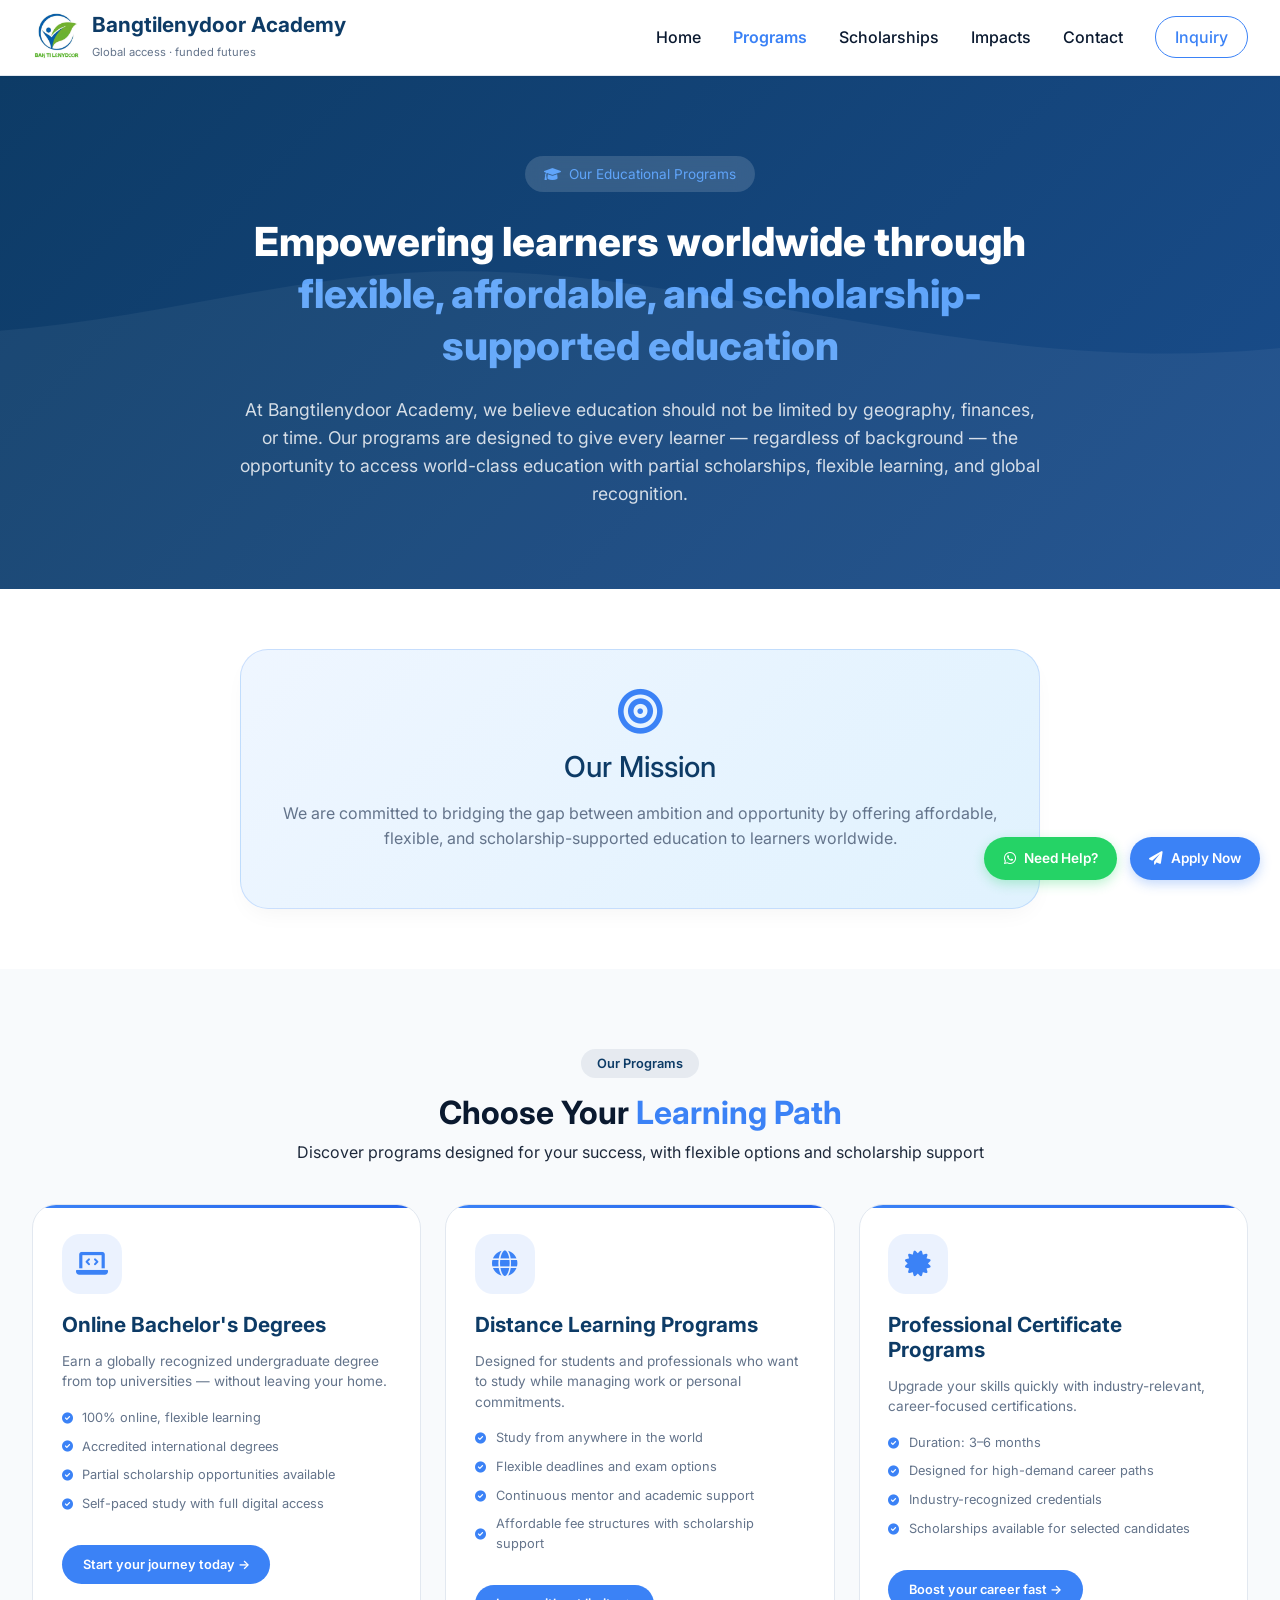
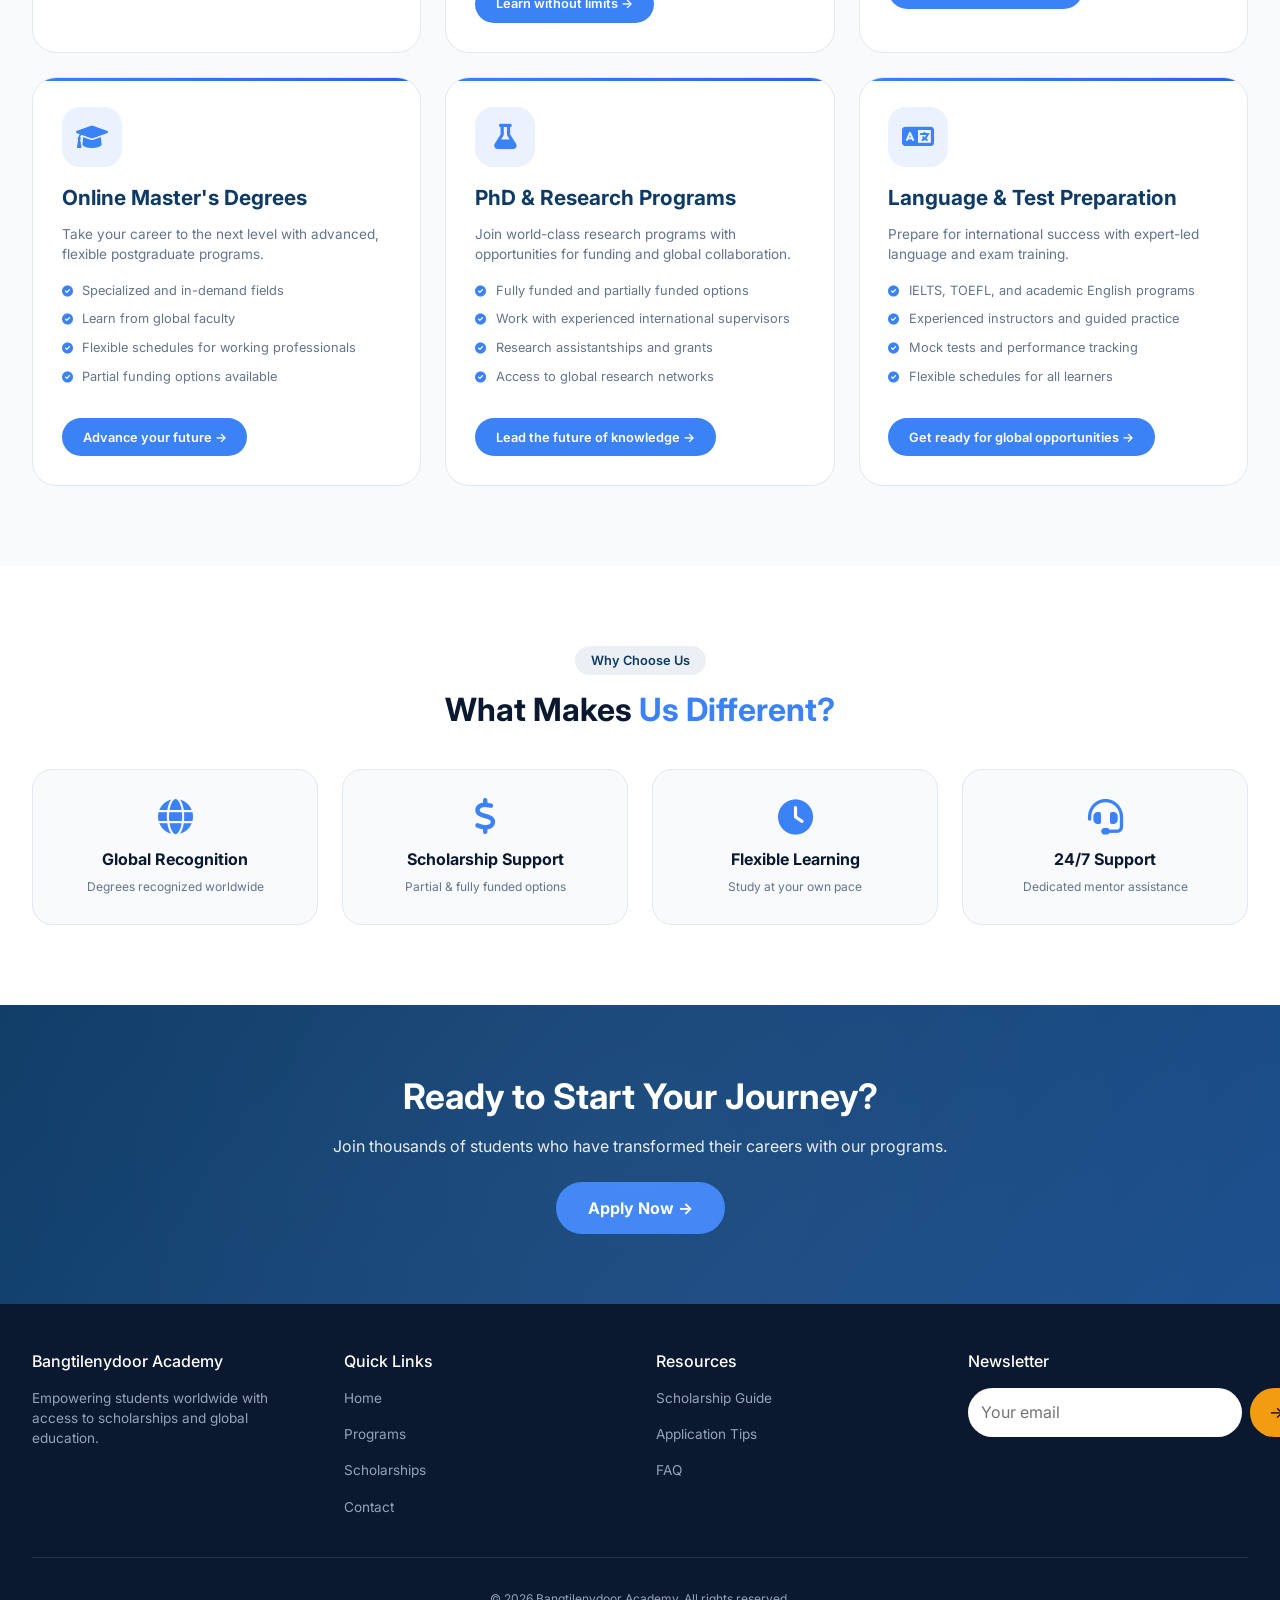
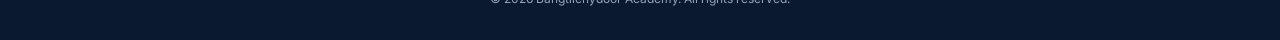
<file: programs.html>
<!DOCTYPE html>
<html lang="en">
<head>
  <meta charset="UTF-8">
  <meta name="viewport" content="width=device-width, initial-scale=1.0">
  <title>Programs | Bangtilenydoor Academy - Online & Distance Learning</title>
  <meta name="description" content="Explore online degrees, distance learning programs, and flexible education options at Bangtilenydoor Academy.">

  <!-- ============================================
  FAVICON FOR ALL DEVICES (Option 2 - Keep favicon_io folder)
  ============================================ -->
  <!-- Standard favicon -->
  <link rel="icon" type="image/x-icon" href="favicon_io/logo.ico">
  <link rel="icon" type="image/png" sizes="32x32" href="favicon_io/favicon-32x32.png">
  <link rel="icon" type="image/png" sizes="16x16" href="favicon_io/favicon-16x16.png">
  
  <!-- Apple Touch Icon (for iOS devices) -->
  <link rel="apple-touch-icon" sizes="180x180" href="favicon_io/apple-touch-icon.png">
  
  <!-- Android Chrome -->
  <link rel="manifest" href="favicon_io/site.webmanifest">
  
  <!-- Bootstrap CSS -->
  <link href="https://cdn.jsdelivr.net/npm/bootstrap@5.3.0/dist/css/bootstrap.min.css" rel="stylesheet">
  <!-- Font Awesome -->
  <link rel="stylesheet" href="https://cdnjs.cloudflare.com/ajax/libs/font-awesome/6.0.0-beta3/css/all.min.css">
  <!-- Google Fonts -->
  <link href="https://fonts.googleapis.com/css2?family=Inter:opsz,wght@14..32,300;14..32,400;14..32,600;14..32,700;14..32,800&display=swap" rel="stylesheet">
  <!-- Custom CSS -->
  <link rel="stylesheet" href="css/style.css">
</head>
<body>

<!-- Sticky CTA + WhatsApp -->
<div class="sticky-cta">
  <a href="https://wa.me/+256768864425" class="whatsapp-btn" target="_blank">
    <i class="fab fa-whatsapp"></i> Need Help?
  </a>
  <a href="inquiry.html" class="sticky-inquiry">
    <i class="fas fa-paper-plane"></i> Apply Now
  </a>
</div>

<header class="header">
  <div class="nav-container">
    <div class="logo">
      <a href="index.html">
        <div class="logo-wrapper">
          <img src="assets/logo.png" alt="Bangtilenydoor Academy Logo" class="logo-img" onerror="this.onerror=null; this.style.display='none'; this.nextElementSibling.style.display='flex';">
          <div class="logo-icon-fallback" style="display: none;">
            <i class="fas fa-graduation-cap"></i>
          </div>
          <div class="logo-text">
            <h1>Bangtilenydoor Academy</h1>
            <span>Global access · funded futures</span>
          </div>
        </div>
      </a>
    </div>
    <div class="mobile-toggle" id="mobileToggle">
      <i class="fas fa-bars"></i>
    </div>
    <div class="nav-links" id="navLinks">
      <a href="index.html">Home</a>
      <a href="programs.html" class="active">Programs</a>
      <a href="scholarships.html">Scholarships</a>
      <a href="impacts.html">Impacts</a>
      <a href="contact.html">Contact</a>
      <a href="inquiry.html" class="btn-outline-nav">Inquiry</a>
    </div>
  </div>
</header>

<main>
  <!-- Hero Section -->
  <section class="programs-hero">
    <div class="container">
      <div class="row justify-content-center text-center">
        <div class="col-lg-8">
          <div class="hero-badge">
            <i class="fas fa-graduation-cap me-2"></i>Our Educational Programs
          </div>
          <h1 class="hero-title">Empowering learners worldwide through <span class="highlight-accent">flexible, affordable, and scholarship-supported education</span></h1>
          <p class="hero-description">At Bangtilenydoor Academy, we believe education should not be limited by geography, finances, or time. Our programs are designed to give every learner — regardless of background — the opportunity to access world-class education with partial scholarships, flexible learning, and global recognition.</p>
        </div>
      </div>
    </div>
  </section>

  <!-- Mission Statement -->
  <section class="mission-section">
    <div class="container">
      <div class="mission-card">
        <i class="fas fa-bullseye"></i>
        <h2>Our Mission</h2>
        <p>We are committed to bridging the gap between ambition and opportunity by offering affordable, flexible, and scholarship-supported education to learners worldwide.</p>
      </div>
    </div>
  </section>

  <!-- Programs Grid Section -->
  <section class="programs-section">
    <div class="container">
      <div class="section-header">
        <span class="section-badge">Our Programs</span>
        <h2>Choose Your <span class="highlight">Learning Path</span></h2>
        <p>Discover programs designed for your success, with flexible options and scholarship support</p>
      </div>
      
      <div class="row g-4">
        <!-- Program 1: Online Bachelor's Degrees -->
        <div class="col-lg-4 col-md-6">
          <div class="program-card">
            <div class="program-icon">
              <i class="fas fa-laptop-code"></i>
            </div>
            <h3>Online Bachelor's Degrees</h3>
            <p>Earn a globally recognized undergraduate degree from top universities — without leaving your home.</p>
            <ul class="program-features">
              <li><i class="fas fa-check-circle"></i> 100% online, flexible learning</li>
              <li><i class="fas fa-check-circle"></i> Accredited international degrees</li>
              <li><i class="fas fa-check-circle"></i> Partial scholarship opportunities available</li>
              <li><i class="fas fa-check-circle"></i> Self-paced study with full digital access</li>
            </ul>
            <a href="inquiry.html" class="btn-program">Start your journey today →</a>
          </div>
        </div>

        <!-- Program 2: Distance Learning Programs -->
        <div class="col-lg-4 col-md-6">
          <div class="program-card">
            <div class="program-icon">
              <i class="fas fa-globe"></i>
            </div>
            <h3>Distance Learning Programs</h3>
            <p>Designed for students and professionals who want to study while managing work or personal commitments.</p>
            <ul class="program-features">
              <li><i class="fas fa-check-circle"></i> Study from anywhere in the world</li>
              <li><i class="fas fa-check-circle"></i> Flexible deadlines and exam options</li>
              <li><i class="fas fa-check-circle"></i> Continuous mentor and academic support</li>
              <li><i class="fas fa-check-circle"></i> Affordable fee structures with scholarship support</li>
            </ul>
            <a href="inquiry.html" class="btn-program">Learn without limits →</a>
          </div>
        </div>

        <!-- Program 3: Professional Certificate Programs -->
        <div class="col-lg-4 col-md-6">
          <div class="program-card">
            <div class="program-icon">
              <i class="fas fa-certificate"></i>
            </div>
            <h3>Professional Certificate Programs</h3>
            <p>Upgrade your skills quickly with industry-relevant, career-focused certifications.</p>
            <ul class="program-features">
              <li><i class="fas fa-check-circle"></i> Duration: 3–6 months</li>
              <li><i class="fas fa-check-circle"></i> Designed for high-demand career paths</li>
              <li><i class="fas fa-check-circle"></i> Industry-recognized credentials</li>
              <li><i class="fas fa-check-circle"></i> Scholarships available for selected candidates</li>
            </ul>
            <a href="inquiry.html" class="btn-program">Boost your career fast →</a>
          </div>
        </div>

        <!-- Program 4: Online Master's Degrees -->
        <div class="col-lg-4 col-md-6">
          <div class="program-card">
            <div class="program-icon">
              <i class="fas fa-graduation-cap"></i>
            </div>
            <h3>Online Master's Degrees</h3>
            <p>Take your career to the next level with advanced, flexible postgraduate programs.</p>
            <ul class="program-features">
              <li><i class="fas fa-check-circle"></i> Specialized and in-demand fields</li>
              <li><i class="fas fa-check-circle"></i> Learn from global faculty</li>
              <li><i class="fas fa-check-circle"></i> Flexible schedules for working professionals</li>
              <li><i class="fas fa-check-circle"></i> Partial funding options available</li>
            </ul>
            <a href="inquiry.html" class="btn-program">Advance your future →</a>
          </div>
        </div>

        <!-- Program 5: PhD & Research Programs -->
        <div class="col-lg-4 col-md-6">
          <div class="program-card">
            <div class="program-icon">
              <i class="fas fa-flask"></i>
            </div>
            <h3>PhD & Research Programs</h3>
            <p>Join world-class research programs with opportunities for funding and global collaboration.</p>
            <ul class="program-features">
              <li><i class="fas fa-check-circle"></i> Fully funded and partially funded options</li>
              <li><i class="fas fa-check-circle"></i> Work with experienced international supervisors</li>
              <li><i class="fas fa-check-circle"></i> Research assistantships and grants</li>
              <li><i class="fas fa-check-circle"></i> Access to global research networks</li>
            </ul>
            <a href="inquiry.html" class="btn-program">Lead the future of knowledge →</a>
          </div>
        </div>

        <!-- Program 6: Language & Test Preparation -->
        <div class="col-lg-4 col-md-6">
          <div class="program-card">
            <div class="program-icon">
              <i class="fas fa-language"></i>
            </div>
            <h3>Language & Test Preparation</h3>
            <p>Prepare for international success with expert-led language and exam training.</p>
            <ul class="program-features">
              <li><i class="fas fa-check-circle"></i> IELTS, TOEFL, and academic English programs</li>
              <li><i class="fas fa-check-circle"></i> Experienced instructors and guided practice</li>
              <li><i class="fas fa-check-circle"></i> Mock tests and performance tracking</li>
              <li><i class="fas fa-check-circle"></i> Flexible schedules for all learners</li>
            </ul>
            <a href="inquiry.html" class="btn-program">Get ready for global opportunities →</a>
          </div>
        </div>
      </div>
    </div>
  </section>

  <!-- Why Choose Us Section -->
  <section class="why-choose-section">
    <div class="container">
      <div class="section-header">
        <span class="section-badge">Why Choose Us</span>
        <h2>What Makes <span class="highlight">Us Different?</span></h2>
      </div>
      <div class="row g-4">
        <div class="col-md-3 col-6">
          <div class="choose-card">
            <i class="fas fa-globe"></i>
            <h4>Global Recognition</h4>
            <p>Degrees recognized worldwide</p>
          </div>
        </div>
        <div class="col-md-3 col-6">
          <div class="choose-card">
            <i class="fas fa-dollar-sign"></i>
            <h4>Scholarship Support</h4>
            <p>Partial & fully funded options</p>
          </div>
        </div>
        <div class="col-md-3 col-6">
          <div class="choose-card">
            <i class="fas fa-clock"></i>
            <h4>Flexible Learning</h4>
            <p>Study at your own pace</p>
          </div>
        </div>
        <div class="col-md-3 col-6">
          <div class="choose-card">
            <i class="fas fa-headset"></i>
            <h4>24/7 Support</h4>
            <p>Dedicated mentor assistance</p>
          </div>
        </div>
      </div>
    </div>
  </section>

  <!-- CTA Section -->
  <section class="cta-section">
    <div class="container text-center">
      <h2>Ready to Start Your Journey?</h2>
      <p>Join thousands of students who have transformed their careers with our programs.</p>
      <a href="inquiry.html" class="btn-cta">Apply Now →</a>
    </div>
  </section>
</main>

<!-- Footer -->
<footer class="footer">
  <div class="container">
    <div class="footer-grid">
      <div>
        <h4>Bangtilenydoor Academy</h4>
        <p style="margin-top: 1rem;">Empowering students worldwide with access to scholarships and global education.</p>
      </div>
      <div>
        <h4>Quick Links</h4>
        <div class="footer-links">
          <a href="index.html">Home</a>
          <a href="programs.html">Programs</a>
          <a href="scholarships.html">Scholarships</a>
          <a href="contact.html">Contact</a>
        </div>
      </div>
      <div>
        <h4>Resources</h4>
        <div class="footer-links">
          <a href="#">Scholarship Guide</a>
          <a href="#">Application Tips</a>
          <a href="#">FAQ</a>
        </div>
      </div>
      <div>
        <h4>Newsletter</h4>
        <form style="display: flex; gap: 0.5rem; margin-top: 1rem;">
          <input type="email" placeholder="Your email" style="padding: 0.8rem; border-radius: 30px; border: none; flex: 1;">
          <button style="background: #f39c12; border: none; padding: 0.8rem 1.2rem; border-radius: 30px;">→</button>
        </form>
      </div>
    </div>
    <div class="copyright">© 2026 Bangtilenydoor Academy. All rights reserved.</div>
  </div>
</footer>

<script src="https://cdn.jsdelivr.net/npm/bootstrap@5.3.0/dist/js/bootstrap.bundle.min.js"></script>
<script src="js/main.js"></script>
<script>
  // Mobile menu toggle
  const mobileToggle = document.getElementById('mobileToggle');
  const navLinks = document.getElementById('navLinks');

  if (mobileToggle) {
    mobileToggle.addEventListener('click', () => {
      navLinks.classList.toggle('active');
    });
  }

  // Newsletter Subscription
  const newsForm = document.getElementById('newsletterForm');
  const newsMsg = document.getElementById('newsMsg');
  if (newsForm) {
    newsForm.addEventListener('submit', (e) => {
      e.preventDefault();
      const email = document.getElementById('newsEmail').value;
      if (email && email.includes('@')) {
        newsMsg.innerHTML = '<span class="text-success">✅ Subscribed successfully!</span>';
        newsForm.reset();
        setTimeout(() => newsMsg.innerHTML = '', 5000);
      }
    });
  }
</script>
</body>
</html>
</file>
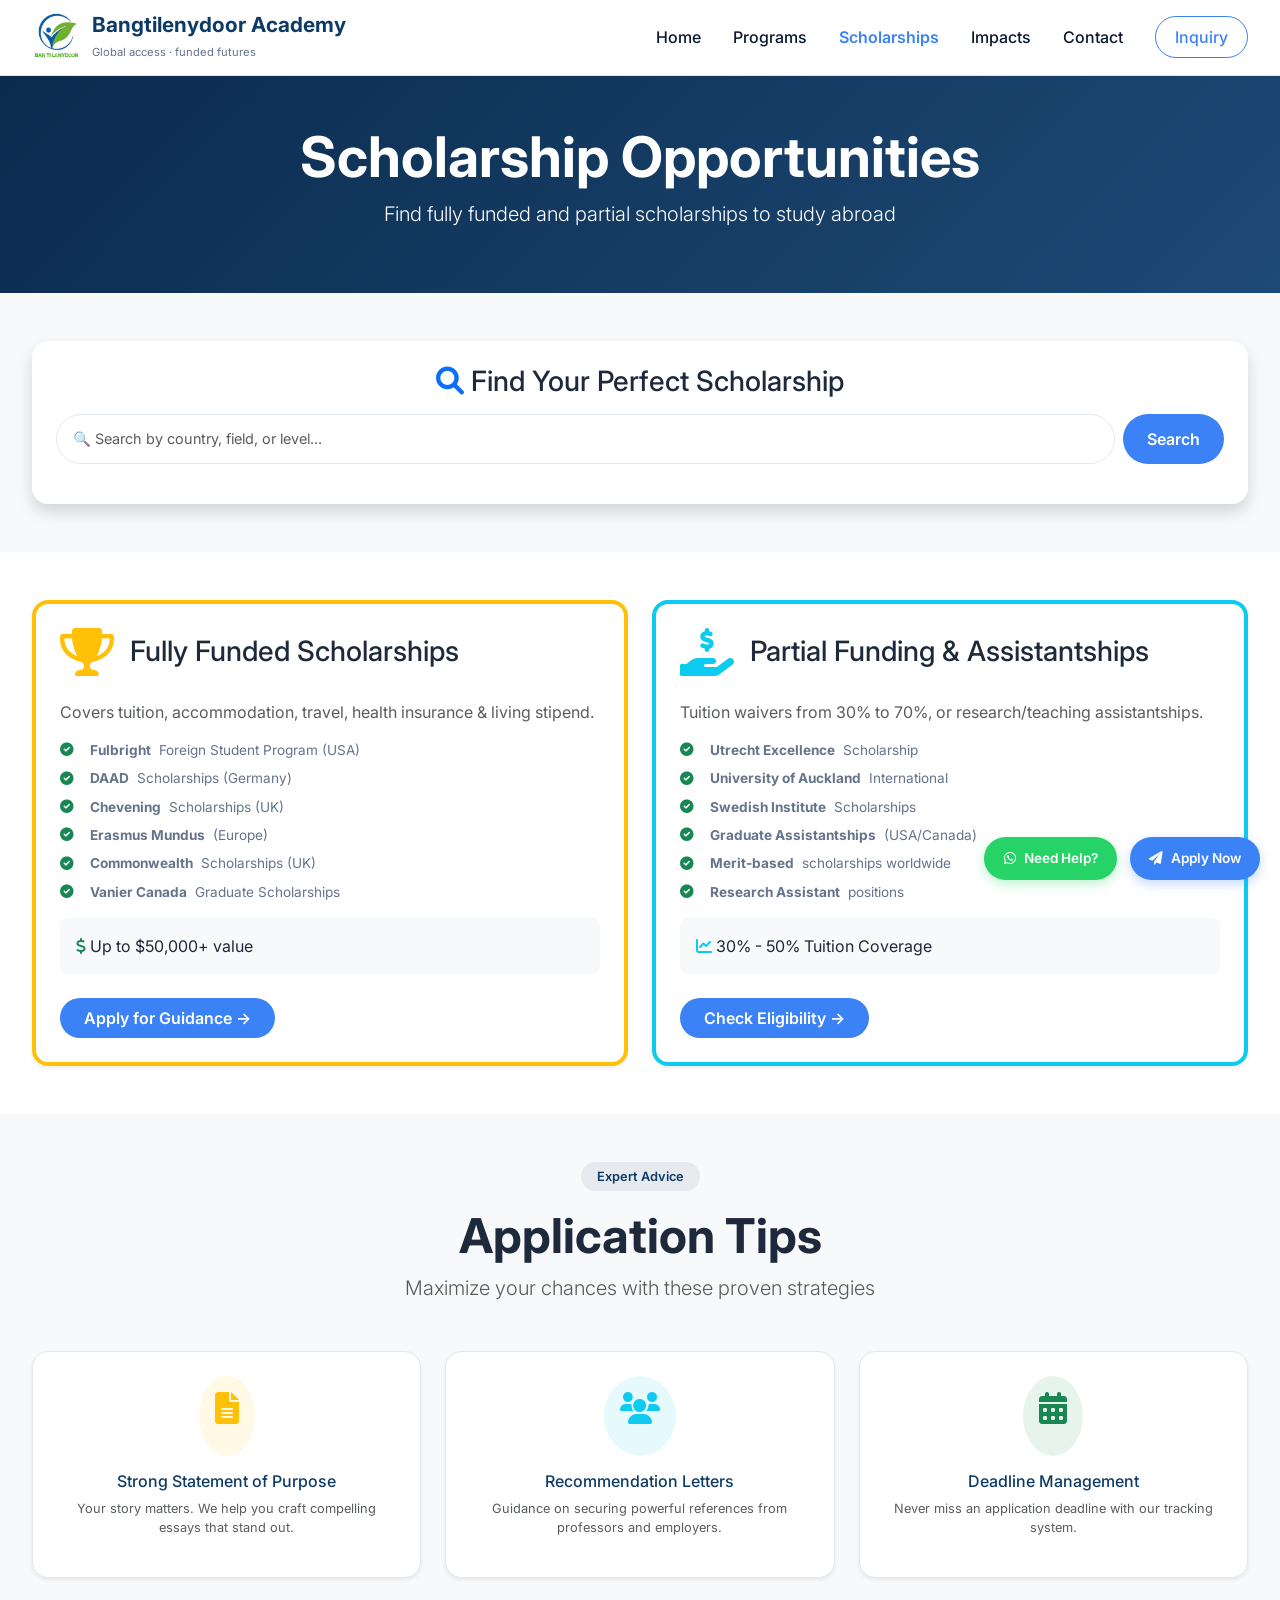
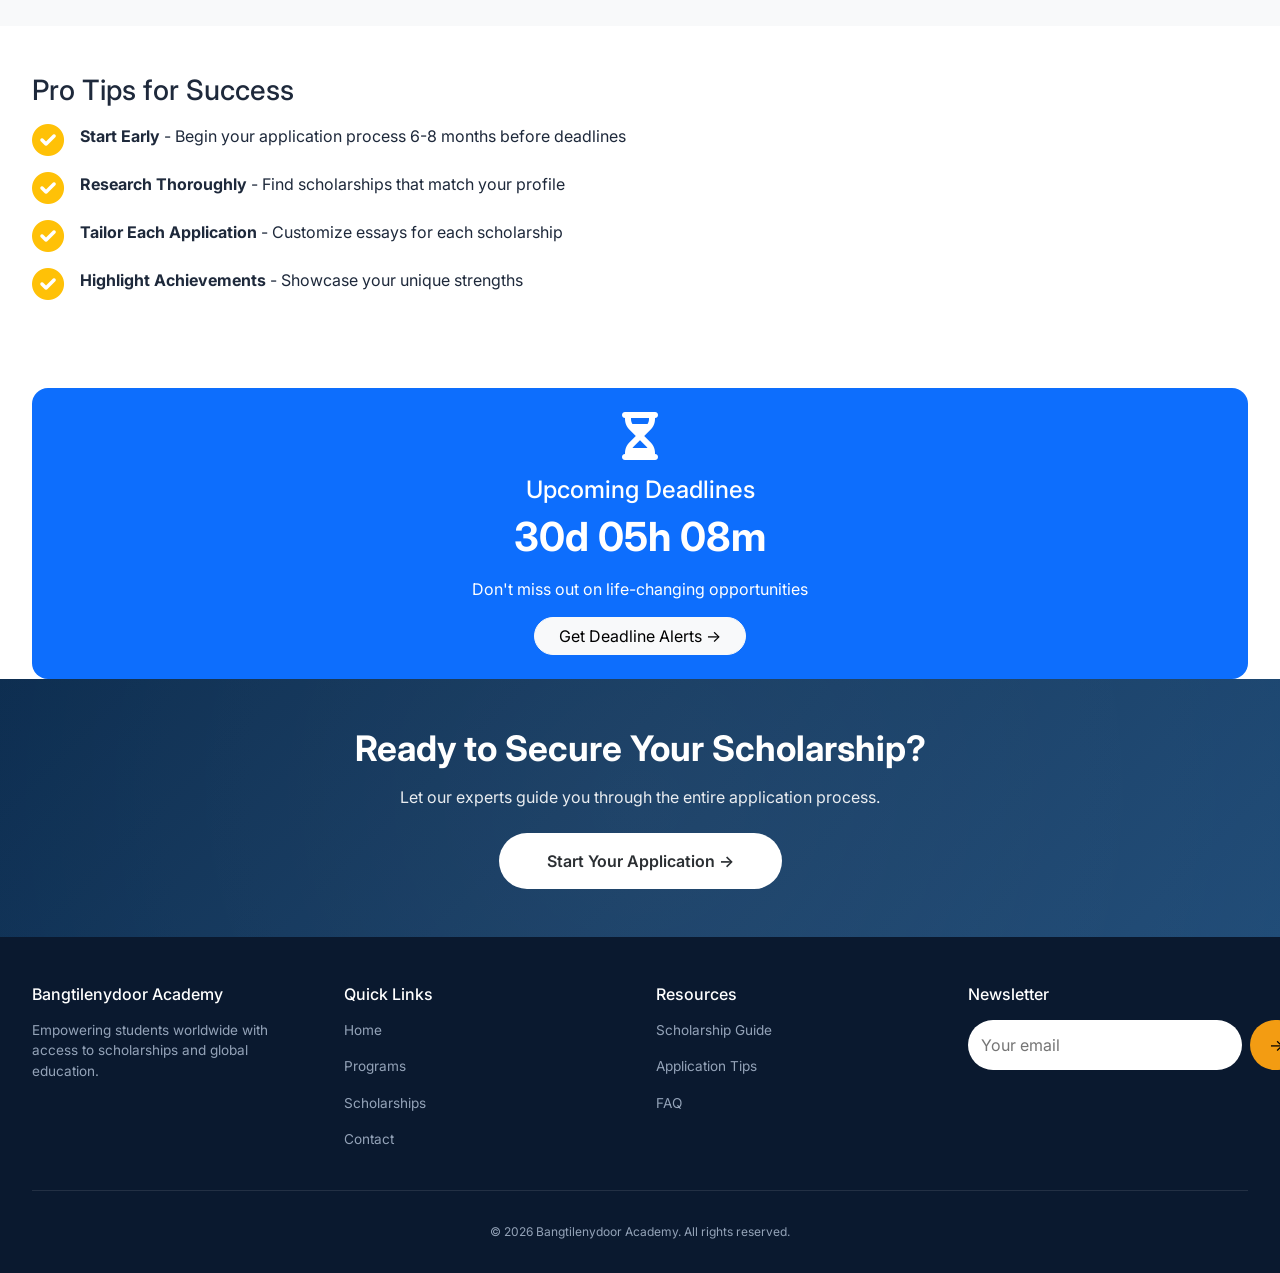
<file: scholarships.html>
<!DOCTYPE html>
<html lang="en">
<head>
  <meta charset="UTF-8">
  <meta name="viewport" content="width=device-width, initial-scale=1.0">
  <title>Scholarships | Bangtilenydoor Academy - Fully Funded Opportunities</title>
  <meta name="description" content="Discover fully funded and partial scholarships worldwide. Apply for DAAD, Fulbright, Chevening and more with Bangtilenydoor Academy.">

    <!-- ============================================
  FAVICON FOR ALL DEVICES (Option 2 - Keep favicon_io folder)
  ============================================ -->
  <!-- Standard favicon -->
  <link rel="icon" type="image/x-icon" href="favicon_io/logo.ico">
  <link rel="icon" type="image/png" sizes="32x32" href="favicon_io/favicon-32x32.png">
  <link rel="icon" type="image/png" sizes="16x16" href="favicon_io/favicon-16x16.png">
  
  <!-- Apple Touch Icon (for iOS devices) -->
  <link rel="apple-touch-icon" sizes="180x180" href="favicon_io/apple-touch-icon.png">
  
  <!-- Android Chrome -->
  <link rel="manifest" href="favicon_io/site.webmanifest">
  
  <!-- Bootstrap CSS -->
  <link href="https://cdn.jsdelivr.net/npm/bootstrap@5.3.0/dist/css/bootstrap.min.css" rel="stylesheet">
  <!-- Font Awesome -->
  <link rel="stylesheet" href="https://cdnjs.cloudflare.com/ajax/libs/font-awesome/6.0.0-beta3/css/all.min.css">
  <!-- Google Fonts -->
  <link href="https://fonts.googleapis.com/css2?family=Inter:opsz,wght@14..32,300;14..32,400;14..32,600;14..32,700;14..32,800&display=swap" rel="stylesheet">
  <!-- Custom CSS -->
  <link rel="stylesheet" href="css/style.css">
</head>
<body>

<!-- Sticky CTA + WhatsApp -->
<div class="sticky-cta">
  <a href="https://wa.me/+256768864425" class="whatsapp-btn" target="_blank">
    <i class="fab fa-whatsapp"></i> Need Help?
  </a>
  <a href="inquiry.html" class="sticky-inquiry">
    <i class="fas fa-paper-plane"></i> Apply Now
  </a>
</div>

<header class="header">
  <div class="nav-container">
    <div class="logo">
      <a href="index.html">
        <div class="logo-wrapper">
          <img src="assets/logo.png" alt="Bangtilenydoor Academy Logo" class="logo-img" onerror="this.onerror=null; this.style.display='none'; this.nextElementSibling.style.display='flex';">
          <div class="logo-icon-fallback" style="display: none;">
            <i class="fas fa-graduation-cap"></i>
          </div>
          <div class="logo-text">
            <h1>Bangtilenydoor Academy</h1>
            <span>Global access · funded futures</span>
          </div>
        </div>
      </a>
    </div>
    <div class="mobile-toggle" id="mobileToggle">
      <i class="fas fa-bars"></i>
    </div>
    <div class="nav-links" id="navLinks">
      <a href="index.html">Home</a>
      <a href="programs.html">Programs</a>
      <a href="scholarships.html" class="active">Scholarships</a>
      <a href="impacts.html">Impacts</a>
      <a href="contact.html">Contact</a>
      <a href="inquiry.html" class="btn-outline-nav">Inquiry</a>
    </div>
  </div>
</header>

<main>
  <!-- Page Header -->
  <section class="page-header py-5" style="background: linear-gradient(135deg, #0a2b4e, #1e4a76); color: white;">
    <div class="container text-center">
      <h1 class="display-4 fw-bold">Scholarship Opportunities</h1>
      <p class="lead">Find fully funded and partial scholarships to study abroad</p>
    </div>
  </section>

  <!-- Search Section -->
  <section class="search-section-large py-5 bg-light">
    <div class="container">
      <div class="search-card bg-white p-4 rounded-4 shadow text-center">
        <h3 class="mb-3"><i class="fas fa-search text-primary"></i> Find Your Perfect Scholarship</h3>
        <div class="search-box d-flex gap-2 max-width-600 mx-auto">
          <input type="text" id="scholarshipSearchPage" class="form-control form-control-lg rounded-pill" placeholder="🔍 Search by country, field, or level...">
          <button id="searchScholarshipPageBtn" class="btn-primary rounded-pill px-4">Search</button>
        </div>
        <div id="searchResultPageMsg" class="mt-3"></div>
      </div>
    </div>
  </section>

  <!-- Scholarship Categories -->
  <section class="scholarships-section py-5">
    <div class="container">
      <div class="row g-4">
        <!-- Fully Funded Scholarships -->
        <div class="col-lg-6">
          <div class="scholarship-card bg-white p-4 rounded-4 shadow-sm h-100 border-top border-warning border-4">
            <div class="d-flex align-items-center gap-3 mb-4">
              <i class="fas fa-trophy fa-3x text-warning"></i>
              <h3 class="h3 mb-0">Fully Funded Scholarships</h3>
            </div>
            <p class="text-muted mb-3">Covers tuition, accommodation, travel, health insurance & living stipend.</p>
            <ul class="scholarship-list list-unstyled">
              <li class="mb-2"><i class="fas fa-check-circle text-success me-2"></i> <strong>Fulbright</strong> Foreign Student Program (USA)</li>
              <li class="mb-2"><i class="fas fa-check-circle text-success me-2"></i> <strong>DAAD</strong> Scholarships (Germany)</li>
              <li class="mb-2"><i class="fas fa-check-circle text-success me-2"></i> <strong>Chevening</strong> Scholarships (UK)</li>
              <li class="mb-2"><i class="fas fa-check-circle text-success me-2"></i> <strong>Erasmus Mundus</strong> (Europe)</li>
              <li class="mb-2"><i class="fas fa-check-circle text-success me-2"></i> <strong>Commonwealth</strong> Scholarships (UK)</li>
              <li class="mb-2"><i class="fas fa-check-circle text-success me-2"></i> <strong>Vanier Canada</strong> Graduate Scholarships</li>
            </ul>
            <div class="scholarship-value mt-3 p-3 bg-light rounded-3">
              <i class="fas fa-dollar-sign text-success"></i> Up to $50,000+ value
            </div>
            <a href="inquiry.html" class="btn-primary d-inline-block mt-4 rounded-pill px-4 py-2 text-center">Apply for Guidance →</a>
          </div>
        </div>

        <!-- Partial Funding & Assistantships -->
        <div class="col-lg-6">
          <div class="scholarship-card bg-white p-4 rounded-4 shadow-sm h-100 border-top border-info border-4">
            <div class="d-flex align-items-center gap-3 mb-4">
              <i class="fas fa-hand-holding-usd fa-3x text-info"></i>
              <h2 class="h3 mb-0">Partial Funding & Assistantships</h2>
            </div>
            <p class="text-muted mb-3">Tuition waivers from 30% to 70%, or research/teaching assistantships.</p>
            <ul class="scholarship-list list-unstyled">
              <li class="mb-2"><i class="fas fa-check-circle text-success me-2"></i> <strong>Utrecht Excellence</strong> Scholarship</li>
              <li class="mb-2"><i class="fas fa-check-circle text-success me-2"></i> <strong>University of Auckland</strong> International</li>
              <li class="mb-2"><i class="fas fa-check-circle text-success me-2"></i> <strong>Swedish Institute</strong> Scholarships</li>
              <li class="mb-2"><i class="fas fa-check-circle text-success me-2"></i> <strong>Graduate Assistantships</strong> (USA/Canada)</li>
              <li class="mb-2"><i class="fas fa-check-circle text-success me-2"></i> <strong>Merit-based</strong> scholarships worldwide</li>
              <li class="mb-2"><i class="fas fa-check-circle text-success me-2"></i> <strong>Research Assistant</strong> positions</li>
            </ul>
            <div class="scholarship-value mt-3 p-3 bg-light rounded-3">
              <i class="fas fa-chart-line text-info"></i> 30% - 50% Tuition Coverage
            </div>
            <a href="inquiry.html" class="btn-primary d-inline-block mt-4 rounded-pill px-4 py-2 text-center">Check Eligibility →</a>
          </div>
        </div>
      </div>
    </div>
  </section>

  <!-- Scholarship Tips Section -->
  <section class="tips-section py-5 bg-light">
    <div class="container">
      <div class="text-center mb-5">
        <span class="section-badge">Expert Advice</span>
        <h2 class="display-5 fw-bold">Application Tips</h2>
        <p class="lead text-muted">Maximize your chances with these proven strategies</p>
      </div>
      <div class="row g-4">
        <div class="col-md-4">
          <div class="tip-card text-center bg-white p-4 rounded-4 shadow-sm h-100">
            <div class="tip-icon bg-warning bg-opacity-10 rounded-circle d-inline-flex p-3 mb-3">
              <i class="fas fa-file-alt fa-3x text-warning"></i>
            </div>
            <h4>Strong Statement of Purpose</h4>
            <p class="text-muted">Your story matters. We help you craft compelling essays that stand out.</p>
          </div>
        </div>
        <div class="col-md-4">
          <div class="tip-card text-center bg-white p-4 rounded-4 shadow-sm h-100">
            <div class="tip-icon bg-info bg-opacity-10 rounded-circle d-inline-flex p-3 mb-3">
              <i class="fas fa-users fa-3x text-info"></i>
            </div>
            <h4>Recommendation Letters</h4>
            <p class="text-muted">Guidance on securing powerful references from professors and employers.</p>
          </div>
        </div>
        <div class="col-md-4">
          <div class="tip-card text-center bg-white p-4 rounded-4 shadow-sm h-100">
            <div class="tip-icon bg-success bg-opacity-10 rounded-circle d-inline-flex p-3 mb-3">
              <i class="fas fa-calendar-alt fa-3x text-success"></i>
            </div>
            <h4>Deadline Management</h4>
            <p class="text-muted">Never miss an application deadline with our tracking system.</p>
          </div>
        </div>
      </div>
    </div>
  </section>

  <!-- Additional Tips Section -->
  <section class="extra-tips py-5">
    <div class="container">
      <div class="row align-items-center g-4">
        <div class="col-lg-6">
          <div class="tips-content">
            <h3 class="mb-3">Pro Tips for Success</h3>
            <ul class="list-unstyled">
              <li class="mb-3 d-flex gap-3"><i class="fas fa-check-circle text-warning fa-2x"></i> <span><strong>Start Early</strong> - Begin your application process 6-8 months before deadlines</span></li>
              <li class="mb-3 d-flex gap-3"><i class="fas fa-check-circle text-warning fa-2x"></i> <span><strong>Research Thoroughly</strong> - Find scholarships that match your profile</span></li>
              <li class="mb-3 d-flex gap-3"><i class="fas fa-check-circle text-warning fa-2x"></i> <span><strong>Tailor Each Application</strong> - Customize essays for each scholarship</span></li>
              <li class="mb-3 d-flex gap-3"><i class="fas fa-check-circle text-warning fa-2x"></i> <span><strong>Highlight Achievements</strong> - Showcase your unique strengths</span></li>
            </ul>
          </div>

  </section>

  <!-- Deadline Timer Section (Add before CTA) -->
<div class="container mt-4">
  <div class="deadline-box bg-primary text-white p-4 rounded-4 text-center">
    <i class="fas fa-hourglass-half fa-3x mb-3"></i>
    <h4>Upcoming Deadlines</h4>
    <div class="deadline-timer display-6 fw-bold mb-3">
      <span id="scholarshipDays">00</span>d 
      <span id="scholarshipHours">00</span>h 
      <span id="scholarshipMinutes">00</span>m
    </div>
    <p>Don't miss out on life-changing opportunities</p>
    <a href="inquiry.html" class="btn btn-light rounded-pill px-4">Get Deadline Alerts →</a>
  </div>
</div>

  <!-- CTA Section -->
  <section class="cta-section py-5" style="background: linear-gradient(135deg, #0a2b4e, #1e4a76); color: white;">
    <div class="container text-center">
      <h2 class="mb-3">Ready to Secure Your Scholarship?</h2>
      <p class="mb-4">Let our experts guide you through the entire application process.</p>
      <a href="inquiry.html" class="btn-primary bg-white text-dark rounded-pill px-5 py-3">Start Your Application →</a>
    </div>
  </section>
</main>

<!-- Footer -->
<footer class="footer">
  <div class="container">
    <div class="footer-grid">
      <div>
        <h4>Bangtilenydoor Academy</h4>
        <p style="margin-top: 1rem;">Empowering students worldwide with access to scholarships and global education.</p>
      </div>
      <div>
        <h4>Quick Links</h4>
        <div class="footer-links">
          <a href="index.html">Home</a>
          <a href="programs.html">Programs</a>
          <a href="scholarships.html">Scholarships</a>
          <a href="contact.html">Contact</a>
        </div>
      </div>
      <div>
        <h4>Resources</h4>
        <div class="footer-links">
          <a href="#">Scholarship Guide</a>
          <a href="#">Application Tips</a>
          <a href="#">FAQ</a>
        </div>
      </div>
      <div>
        <h4>Newsletter</h4>
        <form style="display: flex; gap: 0.5rem; margin-top: 1rem;">
          <input type="email" placeholder="Your email" style="padding: 0.8rem; border-radius: 30px; border: none; flex: 1;">
          <button style="background: #f39c12; border: none; padding: 0.8rem 1.2rem; border-radius: 30px;">→</button>
        </form>
      </div>
    </div>
    <div class="copyright">© 2026 Bangtilenydoor Academy. All rights reserved.</div>
  </div>
</footer>

<script src="https://cdn.jsdelivr.net/npm/bootstrap@5.3.0/dist/js/bootstrap.bundle.min.js"></script>
<script src="js/main.js"></script>
<script>
  // Mobile menu toggle
  const mobileToggle = document.getElementById('mobileToggle');
  const navLinks = document.getElementById('navLinks');

  if (mobileToggle) {
    mobileToggle.addEventListener('click', () => {
      navLinks.classList.toggle('active');
    });
  }

  // Search functionality
  const searchBtn = document.getElementById('searchScholarshipPageBtn');
  const searchInput = document.getElementById('scholarshipSearchPage');
  const searchMsg = document.getElementById('searchResultPageMsg');

  const scholarships = [
    "Fulbright Foreign Student Program (USA)",
    "DAAD Scholarships (Germany)",
    "Chevening Scholarships (UK)",
    "Erasmus Mundus (Europe)",
    "Commonwealth Scholarships (UK)",
    "Vanier Canada Graduate Scholarships",
    "Utrecht Excellence Scholarship",
    "University of Auckland International",
    "Swedish Institute Scholarships"
  ];

  if (searchBtn) {
    searchBtn.addEventListener('click', () => {
      const query = searchInput.value.toLowerCase().trim();
      if (!query) {
        searchMsg.innerHTML = '<span class="text-warning">✨ Type a keyword like "Germany", "UK", "USA"</span>';
        return;
      }
      
      const results = scholarships.filter(s => s.toLowerCase().includes(query));
      if (results.length > 0) {
        searchMsg.innerHTML = `<span class="text-success">🔍 Found ${results.length} scholarship(s): ${results.slice(0,3).join(', ')}. <a href="inquiry.html" class="text-primary">Apply for guidance →</a></span>`;
      } else {
        searchMsg.innerHTML = '<span class="text-danger">No matching scholarships found. Contact our advisors for custom matches!</span>';
      }
    });
  }

  // Scholarship Deadline Timer
  function updateScholarshipTimer() {
    const deadline = new Date();
    deadline.setDate(deadline.getDate() + 30);
    deadline.setHours(23, 59, 59);
    const now = new Date();
    const diff = deadline - now;
    const days = Math.floor(diff / (1000 * 60 * 60 * 24));
    const hours = Math.floor((diff % (86400000)) / (3600000));
    const minutes = Math.floor((diff % 3600000) / 60000);
    
    const daysElem = document.getElementById('scholarshipDays');
    const hoursElem = document.getElementById('scholarshipHours');
    const minutesElem = document.getElementById('scholarshipMinutes');
    
    if (daysElem) daysElem.textContent = String(days).padStart(2, '0');
    if (hoursElem) hoursElem.textContent = String(hours).padStart(2, '0');
    if (minutesElem) minutesElem.textContent = String(minutes).padStart(2, '0');
  }
  
  setInterval(updateScholarshipTimer, 60000);
  updateScholarshipTimer();

  // Newsletter Subscription
  const newsForm = document.getElementById('newsletterForm');
  const newsMsg = document.getElementById('newsMsg');
  if (newsForm) {
    newsForm.addEventListener('submit', (e) => {
      e.preventDefault();
      const email = document.getElementById('newsEmail').value;
      if (email && email.includes('@')) {
        newsMsg.innerHTML = '<span class="text-success">✅ Subscribed successfully! Check your inbox.</span>';
        newsForm.reset();
        setTimeout(() => newsMsg.innerHTML = '', 5000);
      }
    });
  }
</script>
</body>
</html>
</file>
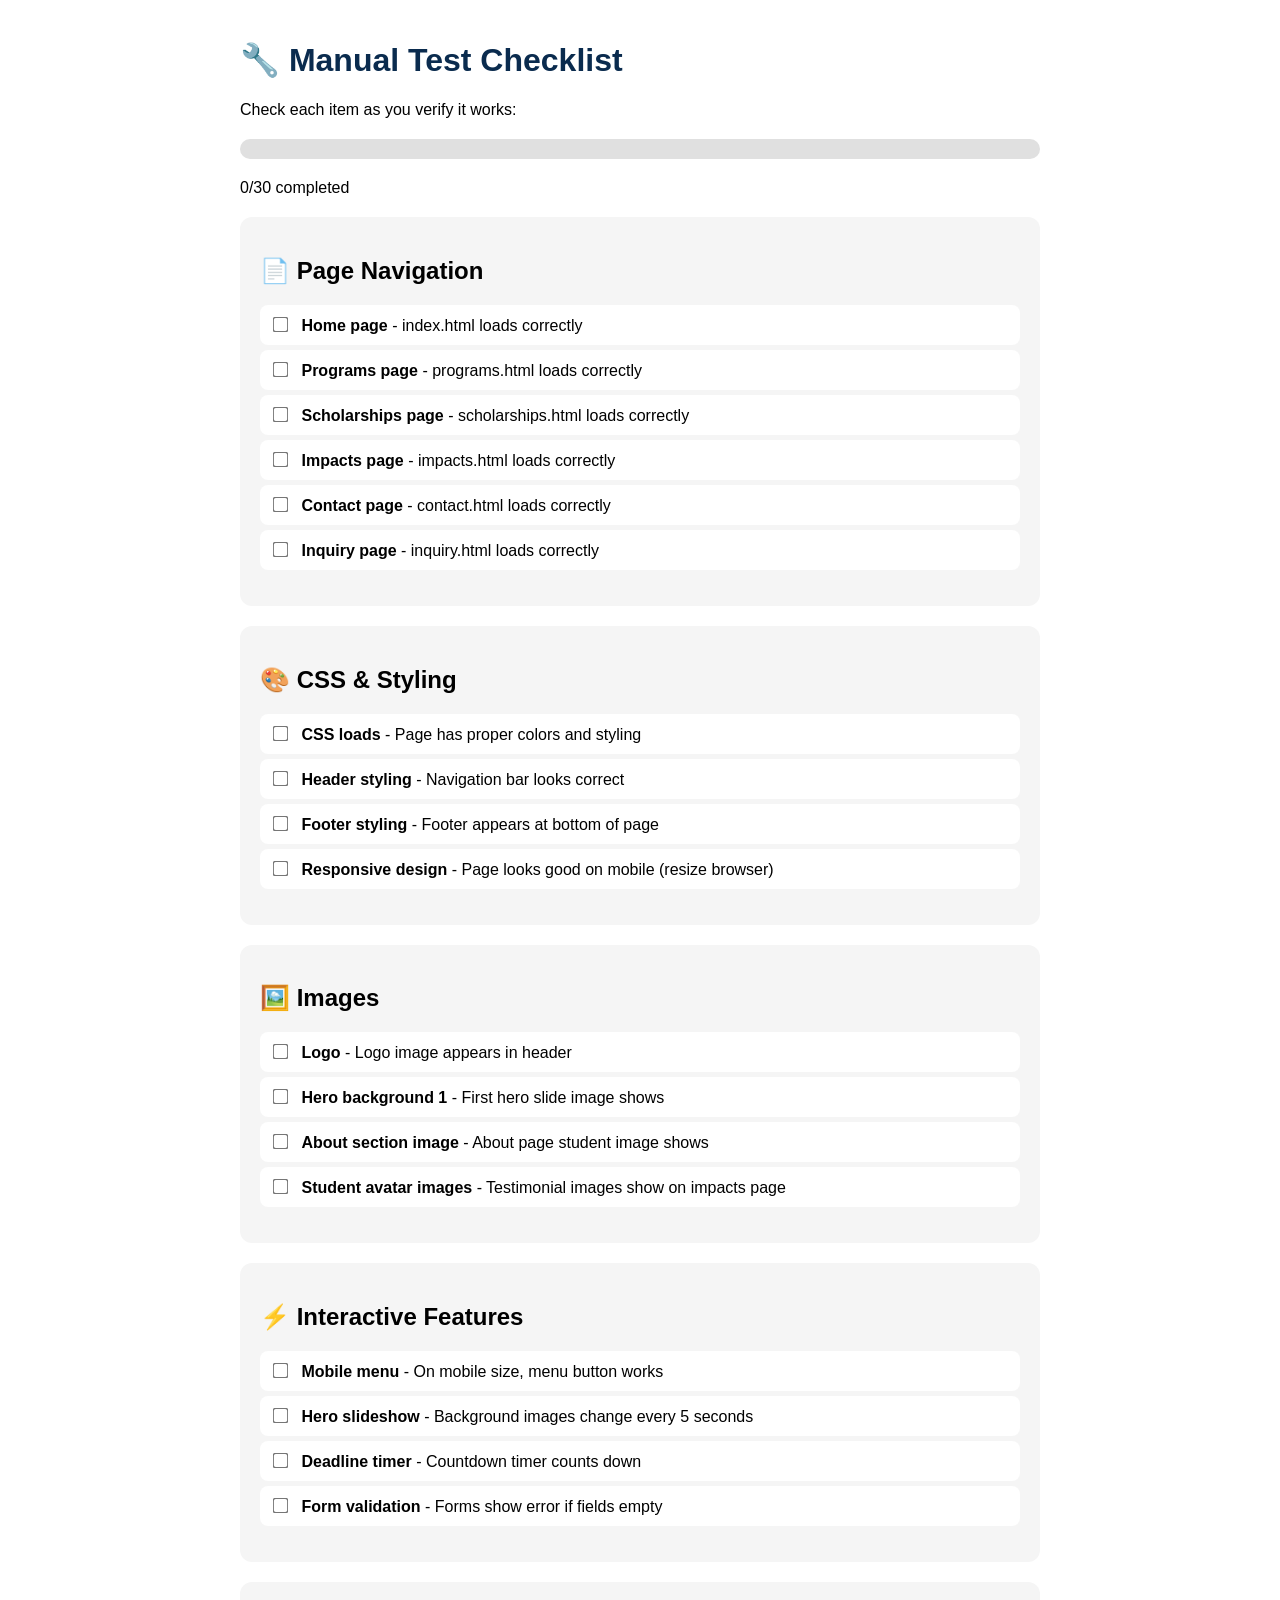
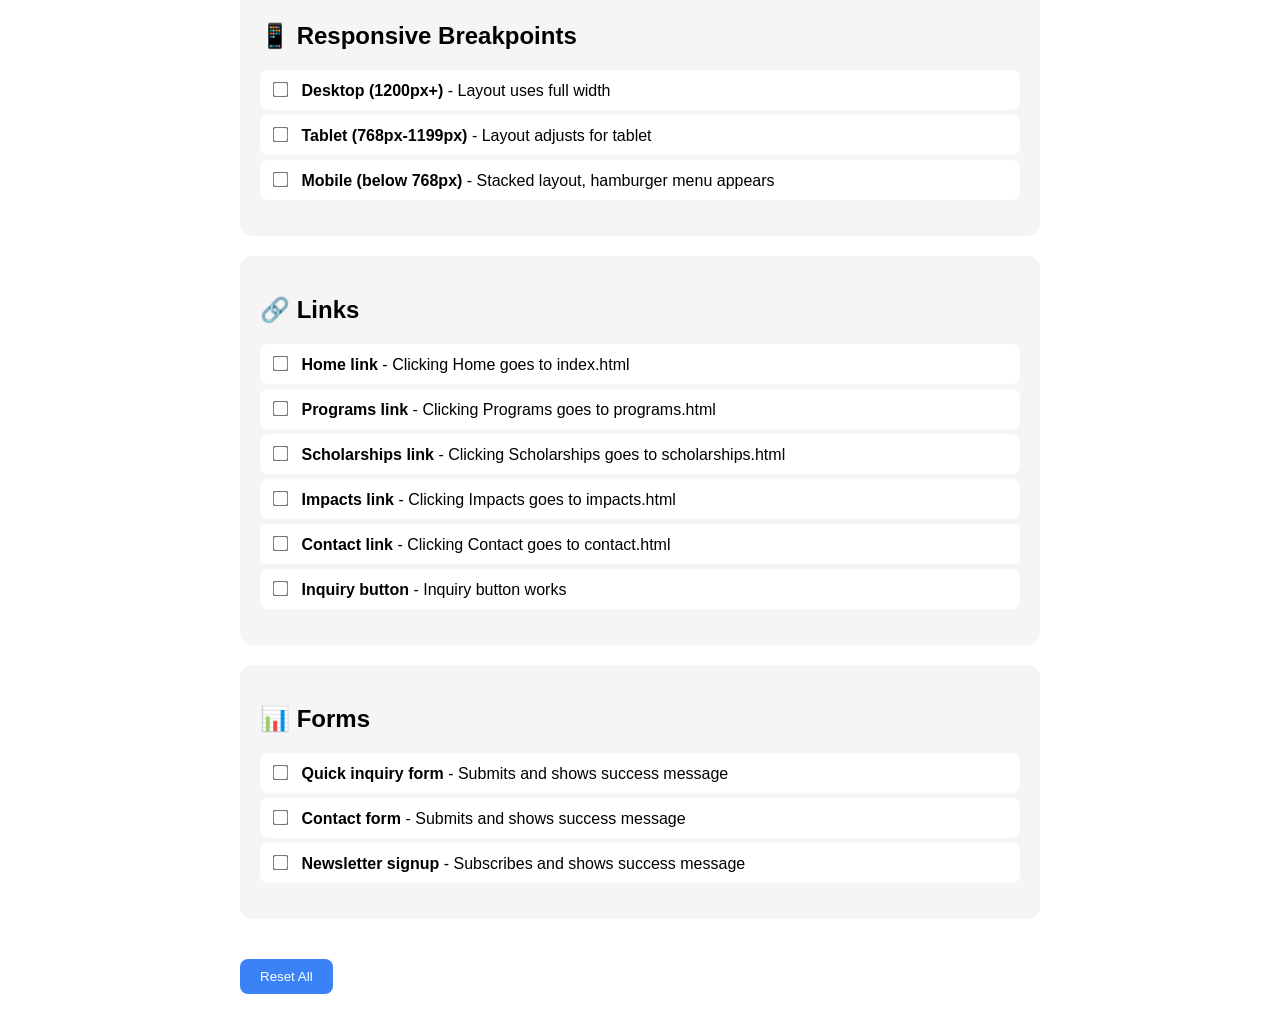
<file: test.html>
<!DOCTYPE html>
<html lang="en">
<head>
  <meta charset="UTF-8">
  <meta name="viewport" content="width=device-width, initial-scale=1.0">
  <title>Manual Test Checklist</title>
  <style>
    body { font-family: 'Inter', sans-serif; max-width: 800px; margin: 0 auto; padding: 20px; }
    h1 { color: #0a2b4e; }
    .section { background: #f5f5f5; padding: 20px; margin: 20px 0; border-radius: 12px; }
    .checklist { list-style: none; padding: 0; }
    .checklist li { padding: 10px; margin: 5px 0; background: white; border-radius: 8px; }
    .status { display: inline-block; width: 30px; }
    input[type="checkbox"] { margin-right: 10px; transform: scale(1.2); }
    button { background: #3b82f6; color: white; border: none; padding: 10px 20px; border-radius: 8px; cursor: pointer; margin-top: 20px; }
    .progress { background: #e0e0e0; border-radius: 10px; height: 20px; margin: 20px 0; }
    .progress-bar { background: #3b82f6; border-radius: 10px; height: 20px; width: 0%; transition: width 0.3s; }
  </style>
</head>
<body>
  <h1>🔧 Manual Test Checklist</h1>
  <p>Check each item as you verify it works:</p>
  
  <div class="progress">
    <div class="progress-bar" id="progressBar"></div>
  </div>
  <div id="counter">0/25 completed</div>

  <div class="section">
    <h2>📄 Page Navigation</h2>
    <ul class="checklist">
      <li><input type="checkbox" class="check-item" data-category="nav"> <strong>Home page</strong> - index.html loads correctly</li>
      <li><input type="checkbox" class="check-item" data-category="nav"> <strong>Programs page</strong> - programs.html loads correctly</li>
      <li><input type="checkbox" class="check-item" data-category="nav"> <strong>Scholarships page</strong> - scholarships.html loads correctly</li>
      <li><input type="checkbox" class="check-item" data-category="nav"> <strong>Impacts page</strong> - impacts.html loads correctly</li>
      <li><input type="checkbox" class="check-item" data-category="nav"> <strong>Contact page</strong> - contact.html loads correctly</li>
      <li><input type="checkbox" class="check-item" data-category="nav"> <strong>Inquiry page</strong> - inquiry.html loads correctly</li>
    </ul>
  </div>

  <div class="section">
    <h2>🎨 CSS & Styling</h2>
    <ul class="checklist">
      <li><input type="checkbox" class="check-item" data-category="css"> <strong>CSS loads</strong> - Page has proper colors and styling</li>
      <li><input type="checkbox" class="check-item" data-category="css"> <strong>Header styling</strong> - Navigation bar looks correct</li>
      <li><input type="checkbox" class="check-item" data-category="css"> <strong>Footer styling</strong> - Footer appears at bottom of page</li>
      <li><input type="checkbox" class="check-item" data-category="css"> <strong>Responsive design</strong> - Page looks good on mobile (resize browser)</li>
    </ul>
  </div>

  <div class="section">
    <h2>🖼️ Images</h2>
    <ul class="checklist">
      <li><input type="checkbox" class="check-item" data-category="image"> <strong>Logo</strong> - Logo image appears in header</li>
      <li><input type="checkbox" class="check-item" data-category="image"> <strong>Hero background 1</strong> - First hero slide image shows</li>
      <li><input type="checkbox" class="check-item" data-category="image"> <strong>About section image</strong> - About page student image shows</li>
      <li><input type="checkbox" class="check-item" data-category="image"> <strong>Student avatar images</strong> - Testimonial images show on impacts page</li>
    </ul>
  </div>

  <div class="section">
    <h2>⚡ Interactive Features</h2>
    <ul class="checklist">
      <li><input type="checkbox" class="check-item" data-category="interactive"> <strong>Mobile menu</strong> - On mobile size, menu button works</li>
      <li><input type="checkbox" class="check-item" data-category="interactive"> <strong>Hero slideshow</strong> - Background images change every 5 seconds</li>
      <li><input type="checkbox" class="check-item" data-category="interactive"> <strong>Deadline timer</strong> - Countdown timer counts down</li>
      <li><input type="checkbox" class="check-item" data-category="interactive"> <strong>Form validation</strong> - Forms show error if fields empty</li>
    </ul>
  </div>

  <div class="section">
    <h2>📱 Responsive Breakpoints</h2>
    <ul class="checklist">
      <li><input type="checkbox" class="check-item" data-category="responsive"> <strong>Desktop (1200px+)</strong> - Layout uses full width</li>
      <li><input type="checkbox" class="check-item" data-category="responsive"> <strong>Tablet (768px-1199px)</strong> - Layout adjusts for tablet</li>
      <li><input type="checkbox" class="check-item" data-category="responsive"> <strong>Mobile (below 768px)</strong> - Stacked layout, hamburger menu appears</li>
    </ul>
  </div>

  <div class="section">
    <h2>🔗 Links</h2>
    <ul class="checklist">
      <li><input type="checkbox" class="check-item" data-category="links"> <strong>Home link</strong> - Clicking Home goes to index.html</li>
      <li><input type="checkbox" class="check-item" data-category="links"> <strong>Programs link</strong> - Clicking Programs goes to programs.html</li>
      <li><input type="checkbox" class="check-item" data-category="links"> <strong>Scholarships link</strong> - Clicking Scholarships goes to scholarships.html</li>
      <li><input type="checkbox" class="check-item" data-category="links"> <strong>Impacts link</strong> - Clicking Impacts goes to impacts.html</li>
      <li><input type="checkbox" class="check-item" data-category="links"> <strong>Contact link</strong> - Clicking Contact goes to contact.html</li>
      <li><input type="checkbox" class="check-item" data-category="links"> <strong>Inquiry button</strong> - Inquiry button works</li>
    </ul>
  </div>

  <div class="section">
    <h2>📊 Forms</h2>
    <ul class="checklist">
      <li><input type="checkbox" class="check-item" data-category="forms"> <strong>Quick inquiry form</strong> - Submits and shows success message</li>
      <li><input type="checkbox" class="check-item" data-category="forms"> <strong>Contact form</strong> - Submits and shows success message</li>
      <li><input type="checkbox" class="check-item" data-category="forms"> <strong>Newsletter signup</strong> - Subscribes and shows success message</li>
    </ul>
  </div>

  <button id="resetBtn">Reset All</button>

  <script>
    const checkboxes = document.querySelectorAll('.check-item');
    const progressBar = document.getElementById('progressBar');
    const counter = document.getElementById('counter');
    
    function updateProgress() {
      const total = checkboxes.length;
      const checked = document.querySelectorAll('.check-item:checked').length;
      const percent = (checked / total) * 100;
      progressBar.style.width = percent + '%';
      counter.textContent = `${checked}/${total} completed`;
      
      if (checked === total) {
        counter.innerHTML += ' 🎉 All tests passed! Ready for backend!';
      }
    }
    
    checkboxes.forEach(checkbox => {
      checkbox.addEventListener('change', updateProgress);
      // Load saved state
      const saved = localStorage.getItem(checkbox.id || checkbox.parentElement.textContent);
      if (saved === 'true') checkbox.checked = true;
      checkbox.addEventListener('change', () => {
        localStorage.setItem(checkbox.id || checkbox.parentElement.textContent, checkbox.checked);
      });
    });
    
    document.getElementById('resetBtn').addEventListener('click', () => {
      checkboxes.forEach(cb => cb.checked = false);
      localStorage.clear();
      updateProgress();
    });
    
    updateProgress();
  </script>
</body>
</html>
</file>
<file: css/style.css>
/* ============================================
   BANGTILENYDOOR ACADEMY - COMPLETELY STATIC CSS
   Deep Blue Theme - NO Hover Effects, NO Transitions, NO Movement
   Includes: Index, Programs, Scholarships, Impacts, Contact, Inquiry
   ============================================ */

* {
  margin: 0;
  padding: 0;
  box-sizing: border-box;
}

body {
  font-family: 'Inter', sans-serif;
  background: #ffffff;
  color: #1e293b;
  line-height: 1.5;
}

:root {
  --primary-dark: #0a192f;
  --primary: #0d3b66;
  --primary-light: #1a4d8c;
  --accent: #3b82f6;
  --accent-dark: #2563eb;
  --accent-light: #60a5fa;
  --blue-light: #eff6ff;
  --white: #ffffff;
  --gray-light: #f8fafc;
  --gray: #64748b;
  --border: #e2e8f0;
}

/* ========== HEADER & NAVIGATION (COMPLETELY STATIC) ========== */
.header {
  position: sticky;
  top: 0;
  background: rgba(255, 255, 255, 0.95);
  backdrop-filter: blur(10px);
  box-shadow: 0 1px 3px rgba(0, 0, 0, 0.05);
  z-index: 1000;
  border-bottom: 1px solid var(--border);
  padding: 0.8rem 2rem;
}

.nav-container {
  max-width: 1280px;
  margin: 0 auto;
  display: flex;
  justify-content: space-between;
  align-items: center;
  flex-wrap: wrap;
}

.logo a {
  text-decoration: none;
}

.logo-wrapper {
  display: flex;
  align-items: center;
  gap: 12px;
}

.logo-img {
  height: 48px;
  width: auto;
  object-fit: contain;
}

.logo-icon-fallback {
  width: 48px;
  height: 48px;
  background: linear-gradient(135deg, var(--primary), var(--primary-light));
  border-radius: 12px;
  display: flex;
  align-items: center;
  justify-content: center;
}

.logo-icon-fallback i {
  font-size: 24px;
  color: white;
}

.logo-text h1 {
  font-size: 1.3rem;
  font-weight: 700;
  color: var(--primary);
  margin: 0;
  line-height: 1.2;
  text-decoration: none;
}

.logo-text span {
  font-size: 0.7rem;
  font-weight: 400;
  color: var(--gray);
}

.nav-links {
  display: flex;
  gap: 2rem;
  align-items: center;
}

.nav-links a {
  text-decoration: none;
  font-weight: 500;
  color: var(--primary-dark);
}

.nav-links a.active {
  color: var(--accent);
  font-weight: 600;
}

.btn-outline-nav {
  border: 1.5px solid var(--accent);
  padding: 0.5rem 1.2rem;
  border-radius: 40px;
  background: transparent;
  color: var(--accent) !important;
}

.mobile-toggle {
  display: none;
  font-size: 1.5rem;
  cursor: pointer;
  color: var(--primary);
}

/* ========== STICKY CTA (STATIC) ========== */
.sticky-cta {
  position: fixed;
  bottom: 20px;
  right: 20px;
  z-index: 1000;
  display: flex;
  gap: 0.8rem;
}

.whatsapp-btn {
  background: #25D366;
  color: white;
  padding: 0.7rem 1.2rem;
  border-radius: 50px;
  display: flex;
  align-items: center;
  gap: 0.5rem;
  text-decoration: none;
  font-weight: 600;
  font-size: 0.85rem;
  box-shadow: 0 4px 12px rgba(37, 211, 102, 0.3);
}

.sticky-inquiry {
  background: var(--accent);
  color: white;
  padding: 0.7rem 1.2rem;
  border-radius: 50px;
  display: flex;
  align-items: center;
  gap: 0.5rem;
  text-decoration: none;
  font-weight: 600;
  font-size: 0.85rem;
  box-shadow: 0 4px 12px rgba(59, 130, 246, 0.3);
}

/* ========== CONTAINER ========== */
.container {
  max-width: 1280px;
  margin: 0 auto;
  padding: 0 2rem;
}

/* ========== BUTTONS (STATIC) ========== */
.btn-primary {
  display: inline-block;
  background: var(--accent);
  color: white;
  padding: 0.8rem 2rem;
  border-radius: 50px;
  text-decoration: none;
  font-weight: 600;
  border: none;
  cursor: pointer;
}

/* ========== SECTION HEADER ========== */
.section-header {
  text-align: center;
  margin-bottom: 2.5rem;
}

.section-badge {
  display: inline-block;
  background: rgba(13, 59, 102, 0.08);
  color: var(--primary);
  padding: 0.3rem 1rem;
  border-radius: 50px;
  font-size: 0.8rem;
  font-weight: 600;
  margin-bottom: 1rem;
}

.section-header h2 {
  font-size: 2rem;
  font-weight: 700;
  color: var(--primary-dark);
}

.highlight {
  color: var(--accent);
}

/* ========== INDEX PAGE STYLES ========== */
/* Hero Section - Only animation allowed */
.hero-section {
  position: relative;
  min-height: 90vh;
  display: flex;
  align-items: center;
  text-align: center;
  overflow: hidden;
}

.hero-slideshow {
  position: absolute;
  top: 0;
  left: 0;
  width: 100%;
  height: 100%;
  z-index: 0;
}

.hero-slide {
  position: absolute;
  top: 0;
  left: 0;
  width: 100%;
  height: 100%;
  background-size: cover;
  background-position: center;
  opacity: 0;
  transition: opacity 1s ease-in-out;
}

.hero-slide.active {
  opacity: 1;
}

.hero-overlay {
  position: absolute;
  top: 0;
  left: 0;
  width: 100%;
  height: 100%;
  background: linear-gradient(135deg, rgba(10, 25, 47, 0.85), rgba(13, 59, 102, 0.9));
  z-index: 1;
}

.hero-section .container {
  position: relative;
  z-index: 2;
}

.hero-badge {
  display: inline-block;
  background: rgba(59, 130, 246, 0.15);
  backdrop-filter: blur(8px);
  padding: 0.4rem 1rem;
  border-radius: 50px;
  font-size: 0.8rem;
  color: var(--accent-light);
  margin-bottom: 1.5rem;
}

.hero-title {
  font-size: 3rem;
  font-weight: 800;
  color: white;
  margin-bottom: 1.5rem;
  line-height: 1.2;
}

.hero-description {
  font-size: 1.1rem;
  color: rgba(255, 255, 255, 0.9);
  max-width: 700px;
  margin: 0 auto 2rem;
}

.btn-hero {
  display: inline-block;
  background: var(--accent);
  color: white;
  padding: 0.9rem 2rem;
  border-radius: 50px;
  text-decoration: none;
  font-weight: 600;
}

/* About Section */
.about-section {
  padding: 80px 0;
  background: white;
}

.about-content h3 {
  font-size: 1.6rem;
  margin-bottom: 1rem;
  color: var(--primary);
}

.about-content p {
  color: var(--gray);
  line-height: 1.6;
  margin-bottom: 1rem;
}

.mission-text {
  font-size: 1.1rem;
  color: var(--primary) !important;
}

.about-list {
  list-style: none;
  padding: 0;
  margin: 1rem 0;
}

.about-list li {
  margin-bottom: 0.5rem;
  display: flex;
  align-items: center;
  gap: 0.5rem;
  color: var(--gray);
}

.about-list li i {
  color: var(--accent);
}

.quote-box {
  background: var(--blue-light);
  padding: 1.5rem;
  border-radius: 16px;
  border-left: 4px solid var(--accent);
  margin-top: 1.5rem;
}

.quote-box i {
  font-size: 1.5rem;
  color: var(--accent);
  margin-bottom: 0.5rem;
}

.quote-box p {
  font-style: italic;
  margin: 0;
  color: var(--primary-dark);
}

.about-image {
  position: relative;
  border-radius: 20px;
  overflow: hidden;
  box-shadow: 0 20px 30px -12px rgba(0, 0, 0, 0.1);
}

.about-image img {
  width: 100%;
  height: auto;
  display: block;
}

.image-badge {
  position: absolute;
  bottom: 20px;
  right: 20px;
  background: var(--accent);
  color: white;
  padding: 0.6rem 1rem;
  border-radius: 12px;
  text-align: center;
  font-weight: bold;
  font-size: 0.8rem;
}

/* Impact Stats - Static */
.impact-stats-section {
  padding: 60px 0;
  background: var(--gray-light);
}

.stats-grid {
  display: grid;
  grid-template-columns: repeat(auto-fit, minmax(180px, 1fr));
  gap: 1.5rem;
}

.stat-card {
  text-align: center;
  padding: 1.5rem;
  background: white;
  border-radius: 16px;
  border: 1px solid var(--border);
}

.stat-number {
  font-size: 1.8rem;
  font-weight: 800;
  color: var(--primary);
  margin-bottom: 0.3rem;
}

.stat-label {
  font-size: 0.8rem;
  color: var(--gray);
}

/* Destinations */
.destinations-section {
  padding: 60px 0;
  background: white;
}

.destinations-grid {
  display: flex;
  justify-content: center;
  gap: 1rem;
  flex-wrap: wrap;
}

.destination-item {
  display: flex;
  align-items: center;
  gap: 0.5rem;
  padding: 0.6rem 1.2rem;
  background: var(--gray-light);
  border-radius: 50px;
  font-weight: 500;
  font-size: 0.9rem;
  color: var(--primary);
}

/* Services Section - Static */
.services-section {
  padding: 80px 0;
  background: var(--gray-light);
}

.services-grid {
  display: grid;
  grid-template-columns: repeat(auto-fit, minmax(280px, 1fr));
  gap: 1.5rem;
}

.service-card {
  background: white;
  padding: 1.8rem;
  border-radius: 20px;
  text-align: center;
  border: 1px solid var(--border);
}

.service-card i {
  font-size: 2.2rem;
  color: var(--accent);
  margin-bottom: 1rem;
}

.service-card h3 {
  font-size: 1.2rem;
  margin-bottom: 0.5rem;
  color: var(--primary);
}

.service-card p {
  color: var(--gray);
  font-size: 0.85rem;
  line-height: 1.5;
}

/* Why Choose - Static */
.why-choose-section {
  padding: 80px 0;
  background: white;
}

.why-grid {
  display: grid;
  grid-template-columns: repeat(auto-fit, minmax(240px, 1fr));
  gap: 1rem;
  margin-bottom: 2rem;
}

.why-card {
  display: flex;
  align-items: center;
  gap: 0.8rem;
  padding: 1rem;
  background: var(--gray-light);
  border-radius: 12px;
  font-weight: 500;
  font-size: 0.9rem;
  color: var(--primary-dark);
}

.why-card i {
  color: var(--accent);
  font-size: 1.1rem;
}

.why-quote {
  background: linear-gradient(135deg, var(--primary), var(--primary-light));
  color: white;
  padding: 2rem;
  border-radius: 20px;
  max-width: 600px;
  margin: 0 auto;
}

.why-quote i {
  font-size: 1.8rem;
  color: var(--accent-light);
  margin-bottom: 0.5rem;
}

.why-quote p {
  font-size: 1.1rem;
  font-style: italic;
  margin: 0;
}

/* How It Works - Static */
.how-it-works {
  padding: 80px 0;
  background: var(--gray-light);
}

.steps-grid {
  display: grid;
  grid-template-columns: repeat(3, 1fr);
  gap: 1.5rem;
  margin-bottom: 2rem;
}

.step-card {
  text-align: center;
  padding: 1.8rem;
  background: white;
  border-radius: 20px;
  border: 1px solid var(--border);
}

.step-number {
  width: 45px;
  height: 45px;
  background: var(--accent);
  color: white;
  border-radius: 50%;
  display: flex;
  align-items: center;
  justify-content: center;
  font-size: 1.3rem;
  font-weight: 700;
  margin: 0 auto 1rem;
}

.step-card i {
  font-size: 1.8rem;
  color: var(--primary);
  margin-bottom: 0.8rem;
}

.step-card h3 {
  font-size: 1.1rem;
  margin-bottom: 0.5rem;
  color: var(--primary);
}

.step-card p {
  color: var(--gray);
  font-size: 0.85rem;
}

.steps-cta {
  text-align: center;
}

/* Form Section (Index Page) - Static */
.form-section {
  padding: 80px 0;
  background: white;
}

.form-card {
  background: white;
  padding: 2rem;
  border-radius: 24px;
  box-shadow: 0 20px 30px -12px rgba(0, 0, 0, 0.08);
  border: 1px solid var(--border);
}

.form-header {
  text-align: center;
  margin-bottom: 1.5rem;
}

.form-header i {
  font-size: 2rem;
  color: var(--accent);
  margin-bottom: 0.5rem;
}

.form-header h2 {
  font-size: 1.3rem;
  margin-bottom: 0.3rem;
  color: var(--primary);
}

.form-group input,
.form-group select {
  width: 100%;
  padding: 0.8rem;
  border: 1px solid var(--border);
  border-radius: 12px;
  margin-bottom: 1rem;
  font-family: inherit;
}

.form-checkbox {
  margin: 1rem 0;
  display: flex;
  align-items: center;
  gap: 0.5rem;
}

.form-checkbox label {
  font-size: 0.8rem;
  color: var(--gray);
}

.form-note {
  font-size: 0.75rem;
  color: var(--gray);
  text-align: center;
  margin: 1rem 0;
}

.btn-submit {
  width: 100%;
  background: var(--accent);
  color: white;
  padding: 0.8rem;
  border: none;
  border-radius: 50px;
  font-weight: 600;
  cursor: pointer;
}

.benefits-card {
  background: linear-gradient(135deg, var(--primary), var(--primary-light));
  color: white;
  padding: 1.8rem;
  border-radius: 24px;
  height: 100%;
}

.benefits-card h3 {
  font-size: 1.3rem;
  margin-bottom: 1rem;
}

.benefits-card ul {
  list-style: none;
  padding: 0;
}

.benefits-card li {
  margin-bottom: 0.6rem;
  display: flex;
  align-items: center;
  gap: 0.5rem;
  font-size: 0.85rem;
}

.benefits-card li i {
  color: var(--accent-light);
}

.benefits-quote {
  margin-top: 1rem;
  padding-top: 1rem;
  border-top: 1px solid rgba(255, 255, 255, 0.2);
  font-style: italic;
  font-size: 0.85rem;
}

/* Success Stories - Static */
.stories-section {
  padding: 80px 0;
  background: var(--gray-light);
}

.stories-grid {
  display: grid;
  grid-template-columns: repeat(3, 1fr);
  gap: 1.5rem;
}

.story-card {
  background: white;
  padding: 1.5rem;
  border-radius: 20px;
  border: 1px solid var(--border);
}

.story-card i {
  color: var(--accent);
  font-size: 1.3rem;
  margin-bottom: 0.8rem;
}

.story-card p {
  font-style: italic;
  margin-bottom: 1rem;
  color: var(--gray);
  font-size: 0.9rem;
}

.story-card h4 {
  margin-bottom: 0.2rem;
  font-size: 0.9rem;
  color: var(--primary);
}

.story-card span {
  font-size: 0.7rem;
  color: var(--gray);
}

/* Urgency Section - Static */
.urgency-section {
  padding: 60px 0;
  background: var(--blue-light);
  text-align: center;
}

.urgency-section i {
  font-size: 2.5rem;
  color: var(--accent);
  margin-bottom: 1rem;
}

.urgency-section h2 {
  font-size: 1.8rem;
  margin-bottom: 0.8rem;
  color: var(--primary-dark);
}

.urgency-timer {
  font-size: 1.8rem;
  font-weight: 700;
  background: white;
  display: inline-block;
  padding: 0.5rem 1.5rem;
  border-radius: 50px;
  margin: 1rem 0;
  color: var(--primary);
  box-shadow: 0 2px 8px rgba(0, 0, 0, 0.05);
}

.deadline-note {
  font-weight: 500;
  margin-bottom: 1rem;
  color: var(--gray);
}

.btn-urgent {
  display: inline-block;
  background: var(--accent);
  color: white;
  padding: 0.7rem 1.8rem;
  border-radius: 50px;
  text-decoration: none;
  font-weight: 600;
}

/* Final CTA - Static */
.final-cta {
  padding: 80px 0;
  background: linear-gradient(135deg, var(--primary), var(--primary-light));
  color: white;
  text-align: center;
}

.final-cta h2 {
  font-size: 2rem;
  margin-bottom: 0.8rem;
}

.final-cta ul {
  list-style: none;
  padding: 0;
  display: flex;
  justify-content: center;
  gap: 1.5rem;
  flex-wrap: wrap;
  margin: 1.5rem 0;
}

.final-cta ul li {
  font-size: 0.9rem;
}

.cta-buttons {
  display: flex;
  justify-content: center;
  gap: 1rem;
  flex-wrap: wrap;
}

.btn-secondary {
  display: inline-block;
  background: transparent;
  border: 2px solid white;
  color: white;
  padding: 0.7rem 1.5rem;
  border-radius: 50px;
  text-decoration: none;
  font-weight: 600;
}

/* ========== PROGRAMS PAGE STYLES (STATIC) ========== */
.programs-hero {
  background: linear-gradient(135deg, var(--primary), var(--primary-light));
  padding: 80px 0;
  text-align: center;
  color: white;
  position: relative;
  overflow: hidden;
}

.programs-hero::before {
  content: '';
  position: absolute;
  top: 0;
  left: 0;
  right: 0;
  bottom: 0;
  background: url('data:image/svg+xml,<svg xmlns="http://www.w3.org/2000/svg" viewBox="0 0 1440 320"><path fill="rgba(255,255,255,0.05)" fill-opacity="1" d="M0,96L48,112C96,128,192,160,288,160C384,160,480,128,576,122.7C672,117,768,139,864,154.7C960,171,1056,181,1152,165.3C1248,149,1344,107,1392,85.3L1440,64L1440,320L1392,320C1344,320,1248,320,1152,320C1056,320,960,320,864,320C768,320,672,320,576,320C480,320,384,320,288,320C192,320,96,320,48,320L0,320Z"></path></svg>') no-repeat bottom;
  background-size: cover;
  pointer-events: none;
}

.programs-hero .hero-badge {
  display: inline-block;
  background: rgba(255, 255, 255, 0.15);
  backdrop-filter: blur(10px);
  padding: 0.5rem 1.2rem;
  border-radius: 60px;
  font-size: 0.85rem;
  margin-bottom: 1.5rem;
}

.programs-hero .hero-title {
  font-size: 2.5rem;
  font-weight: 800;
  margin-bottom: 1.5rem;
  line-height: 1.3;
}

.programs-hero .highlight-accent {
  color: var(--accent-light);
}

.programs-hero .hero-description {
  font-size: 1.1rem;
  max-width: 800px;
  margin: 0 auto;
  opacity: 0.9;
  line-height: 1.6;
}

/* Mission Section - Static */
.mission-section {
  padding: 60px 0;
  background: white;
}

.mission-card {
  background: linear-gradient(135deg, var(--blue-light), #e0f2fe);
  border-radius: 28px;
  padding: 2.5rem;
  text-align: center;
  max-width: 800px;
  margin: 0 auto;
  border: 1px solid rgba(59, 130, 246, 0.2);
  box-shadow: 0 10px 25px -8px rgba(0, 0, 0, 0.05);
}

.mission-card i {
  font-size: 2.8rem;
  color: var(--accent);
  margin-bottom: 1rem;
}

.mission-card h2 {
  font-size: 1.8rem;
  margin-bottom: 1rem;
  color: var(--primary);
}

.mission-card p {
  font-size: 1rem;
  color: var(--gray);
  line-height: 1.6;
}

/* Programs Grid Section */
.programs-section {
  padding: 80px 0;
  background: var(--gray-light);
}

/* Program Cards - Static */
.program-card {
  background: white;
  border-radius: 24px;
  padding: 1.8rem;
  height: 100%;
  border: 1px solid var(--border);
  position: relative;
  overflow: hidden;
}

.program-card::before {
  content: '';
  position: absolute;
  top: 0;
  left: 0;
  right: 0;
  height: 3px;
  background: linear-gradient(90deg, var(--accent), var(--accent-dark));
}

.program-icon {
  width: 60px;
  height: 60px;
  background: rgba(59, 130, 246, 0.1);
  border-radius: 18px;
  display: flex;
  align-items: center;
  justify-content: center;
  margin-bottom: 1.2rem;
}

.program-icon i {
  font-size: 1.6rem;
  color: var(--accent);
}

.program-card h3 {
  font-size: 1.3rem;
  font-weight: 700;
  margin-bottom: 0.8rem;
  color: var(--primary);
}

.program-card > p {
  color: var(--gray);
  margin-bottom: 1rem;
  font-size: 0.85rem;
  line-height: 1.5;
}

.program-features {
  list-style: none;
  padding: 0;
  margin: 1rem 0;
}

.program-features li {
  margin-bottom: 0.6rem;
  font-size: 0.8rem;
  color: var(--gray);
  display: flex;
  align-items: center;
  gap: 0.6rem;
}

.program-features li i {
  color: var(--accent);
  font-size: 0.7rem;
  flex-shrink: 0;
}

.btn-program {
  display: inline-flex;
  align-items: center;
  gap: 0.5rem;
  background: var(--accent);
  color: white;
  padding: 0.6rem 1.3rem;
  border-radius: 50px;
  text-decoration: none;
  font-weight: 600;
  font-size: 0.8rem;
  margin-top: 1rem;
  border: none;
  cursor: pointer;
}

/* Why Choose Cards - Static */
.choose-card {
  text-align: center;
  padding: 1.8rem 1rem;
  background: var(--gray-light);
  border-radius: 20px;
  border: 1px solid var(--border);
  height: 100%;
}

.choose-card i {
  font-size: 2.2rem;
  color: var(--accent);
  margin-bottom: 1rem;
}

.choose-card h4 {
  font-size: 1rem;
  font-weight: 700;
  margin-bottom: 0.5rem;
  color: var(--primary-dark);
}

.choose-card p {
  font-size: 0.75rem;
  color: var(--gray);
  margin: 0;
}

/* CTA Section - Static */
.cta-section {
  background: linear-gradient(135deg, var(--primary), var(--primary-light));
  padding: 70px 0;
  text-align: center;
  color: white;
  position: relative;
  overflow: hidden;
}

.cta-section::before {
  content: '';
  position: absolute;
  top: -50%;
  left: -50%;
  width: 200%;
  height: 200%;
  background: radial-gradient(circle, rgba(255,255,255,0.05) 0%, transparent 70%);
  pointer-events: none;
}

.cta-section h2 {
  font-size: 2.2rem;
  margin-bottom: 1rem;
  font-weight: 700;
}

.cta-section p {
  font-size: 1rem;
  margin-bottom: 1.5rem;
  opacity: 0.9;
}

.btn-cta {
  display: inline-block;
  background: var(--accent);
  color: white;
  padding: 0.9rem 2rem;
  border-radius: 50px;
  text-decoration: none;
  font-weight: 700;
  border: none;
  cursor: pointer;
}

/* ========== SCHOLARSHIPS PAGE STYLES (STATIC) ========== */
.scholarship-card {
  background: white;
  border-radius: 20px;
  padding: 1.8rem;
  height: 100%;
  border: 1px solid var(--border);
}

.scholarship-list {
  list-style: none;
  padding: 0;
  margin: 1rem 0;
}

.scholarship-list li {
  margin-bottom: 0.6rem;
  display: flex;
  align-items: center;
  gap: 0.5rem;
  font-size: 0.85rem;
  color: var(--gray);
}

.scholarship-list li i {
  color: var(--accent);
}

.tip-card {
  text-align: center;
  padding: 1.5rem;
  background: white;
  border-radius: 16px;
  border: 1px solid var(--border);
  height: 100%;
}

.tip-card i {
  font-size: 2rem;
  color: var(--accent);
  margin-bottom: 1rem;
}

.tip-card h4 {
  font-size: 1rem;
  margin-bottom: 0.5rem;
  color: var(--primary);
}

.tip-card p {
  font-size: 0.8rem;
  color: var(--gray);
}

/* ========== CONTACT PAGE STYLES (STATIC) ========== */
.contact-info-card {
  background: white;
  padding: 1.8rem;
  border-radius: 20px;
  border: 1px solid var(--border);
  height: 100%;
}

.contact-detail {
  margin-bottom: 1.2rem;
  display: flex;
  align-items: flex-start;
  gap: 1rem;
}

.contact-detail i {
  width: 35px;
  color: var(--accent);
  font-size: 1.1rem;
  margin-top: 0.2rem;
}

.social-icon {
  width: 40px;
  height: 40px;
  background: var(--primary);
  border-radius: 50%;
  display: flex;
  align-items: center;
  justify-content: center;
  color: white;
  text-decoration: none;
}

/* ========== INQUIRY PAGE STYLES ========== */
.inquiry-hero {
  background: linear-gradient(135deg, var(--primary), var(--primary-light));
  padding: 80px 0;
  text-align: center;
  color: white;
  position: relative;
  overflow: hidden;
}

.inquiry-hero::before {
  content: '';
  position: absolute;
  top: 0;
  left: 0;
  right: 0;
  bottom: 0;
  background: url('data:image/svg+xml,<svg xmlns="http://www.w3.org/2000/svg" viewBox="0 0 1440 320"><path fill="rgba(255,255,255,0.05)" fill-opacity="1" d="M0,96L48,112C96,128,192,160,288,160C384,160,480,128,576,122.7C672,117,768,139,864,154.7C960,171,1056,181,1152,165.3C1248,149,1344,107,1392,85.3L1440,64L1440,320L1392,320C1344,320,1248,320,1152,320C1056,320,960,320,864,320C768,320,672,320,576,320C480,320,384,320,288,320C192,320,96,320,48,320L0,320Z"></path></svg>') no-repeat bottom;
  background-size: cover;
  pointer-events: none;
}

.floating-shape {
  position: absolute;
  border-radius: 50%;
  background: rgba(255, 255, 255, 0.03);
  pointer-events: none;
}

.floating-shape-1 {
  width: 300px;
  height: 300px;
  top: -100px;
  right: -100px;
  animation: float 20s ease-in-out infinite;
}

.floating-shape-2 {
  width: 200px;
  height: 200px;
  bottom: -50px;
  left: -50px;
  animation: float 15s ease-in-out infinite reverse;
}

@keyframes float {
  0%, 100% { transform: translate(0, 0); }
  50% { transform: translate(30px, 20px); }
}

.inquiry-hero .hero-badge {
  display: inline-block;
  background: rgba(255, 255, 255, 0.15);
  backdrop-filter: blur(10px);
  padding: 0.5rem 1.2rem;
  border-radius: 60px;
  font-size: 0.85rem;
  margin-bottom: 1.5rem;
}

.inquiry-hero .hero-title {
  font-size: 3rem;
  font-weight: 800;
  margin-bottom: 1rem;
}

.inquiry-hero .highlight-accent {
  color: var(--accent-light);
}

.inquiry-hero .hero-description {
  font-size: 1.1rem;
  opacity: 0.9;
  max-width: 700px;
  margin: 0 auto;
}

/* Inquiry Form Section */
.inquiry-section {
  padding: 80px 0;
  background: var(--gray-light);
}

/* Progress Steps - Static */
.progress-steps {
  display: flex;
  justify-content: space-between;
  margin-bottom: 2rem;
  position: relative;
  padding: 0 1rem;
}

.progress-steps::before {
  content: '';
  position: absolute;
  top: 20px;
  left: 60px;
  right: 60px;
  height: 2px;
  background: linear-gradient(90deg, var(--accent) 0%, var(--border) 100%);
  z-index: 0;
}

.step-item {
  text-align: center;
  position: relative;
  z-index: 1;
  flex: 1;
}

.step-circle {
  width: 40px;
  height: 40px;
  background: white;
  border: 2px solid var(--border);
  border-radius: 50%;
  display: flex;
  align-items: center;
  justify-content: center;
  margin: 0 auto 8px;
  font-weight: bold;
  color: var(--gray);
}

.step-circle.active {
  background: var(--accent);
  border-color: var(--accent);
  color: white;
  box-shadow: 0 0 0 4px rgba(59, 130, 246, 0.2);
}

.step-label {
  font-size: 0.7rem;
  color: var(--gray);
  font-weight: 500;
}

.step-label.active {
  color: var(--primary);
  font-weight: 600;
}

/* Form Elements */
.form-label {
  font-weight: 600;
  margin-bottom: 0.5rem;
  color: var(--primary-dark);
  font-size: 0.85rem;
}

.form-control, .form-select {
  border: 1px solid var(--border);
  border-radius: 12px;
  padding: 0.75rem 1rem;
  font-size: 0.9rem;
}

.form-control:focus, .form-select:focus {
  border-color: var(--accent);
  outline: none;
  box-shadow: 0 0 0 3px rgba(59, 130, 246, 0.1);
}

textarea.form-control {
  border-radius: 16px;
  resize: vertical;
}

.form-check {
  margin: 1rem 0;
}

.form-check-input {
  width: 18px;
  height: 18px;
  margin-top: 0.15rem;
  cursor: pointer;
  accent-color: var(--accent);
}

.form-check-label {
  font-size: 0.85rem;
  color: var(--gray);
  cursor: pointer;
}

.alert-success {
  background: #d4edda;
  color: #155724;
  padding: 0.8rem;
  border-radius: 12px;
  font-size: 0.85rem;
  border-left: 4px solid #28a745;
}

.alert-danger {
  background: #f8d7da;
  color: #721c24;
  padding: 0.8rem;
  border-radius: 12px;
  font-size: 0.85rem;
  border-left: 4px solid #dc3545;
}

/* Benefits Sidebar - Static */
.benefit-item {
  display: flex;
  align-items: center;
  gap: 1rem;
  margin-bottom: 1rem;
  padding: 0.5rem;
  border-radius: 12px;
}

.benefit-icon-small {
  width: 40px;
  height: 40px;
  background: rgba(255, 255, 255, 0.15);
  border-radius: 12px;
  display: flex;
  align-items: center;
  justify-content: center;
  flex-shrink: 0;
}

.benefit-icon-small i {
  font-size: 1.2rem;
  color: var(--accent-light);
}

.benefit-item strong {
  display: block;
  font-size: 0.9rem;
}

.benefit-item small {
  font-size: 0.7rem;
  opacity: 0.8;
}

/* Stats Card - Static */
.stats-card {
  background: white;
  padding: 1.5rem;
  border-radius: 20px;
  box-shadow: 0 5px 15px rgba(0, 0, 0, 0.05);
  margin-bottom: 1.5rem;
  border: 1px solid var(--border);
}

.stats-grid {
  display: grid;
  grid-template-columns: repeat(2, 1fr);
  gap: 1rem;
  text-align: center;
}

.stat-item .stat-number {
  font-size: 1.5rem;
  font-weight: 800;
  color: var(--primary);
}

.stat-item .stat-label {
  font-size: 0.7rem;
  color: var(--gray);
}

/* Testimonial Card - Static */
.testimonial-card {
  background: var(--blue-light);
  padding: 1.5rem;
  border-radius: 20px;
}

.testimonial-card i.fa-quote-left {
  font-size: 1.8rem;
  color: var(--accent);
  margin-bottom: 1rem;
  opacity: 0.7;
}

.testimonial-card p {
  font-style: italic;
  margin-bottom: 1.2rem;
  color: var(--primary-dark);
  font-size: 0.9rem;
  line-height: 1.5;
}

.testimonial-author {
  display: flex;
  align-items: center;
  gap: 0.8rem;
}

.author-avatar {
  width: 45px;
  height: 45px;
  background: var(--primary);
  border-radius: 50%;
  display: flex;
  align-items: center;
  justify-content: center;
  color: white;
}

.author-avatar i {
  font-size: 1.3rem;
}

.testimonial-author strong {
  display: block;
  font-size: 0.85rem;
  color: var(--primary-dark);
}

.testimonial-author small {
  font-size: 0.7rem;
  color: var(--gray);
}

.stars {
  color: var(--accent);
  font-size: 0.7rem;
  margin-top: 0.2rem;
}

/* FAQ Section - Static */
.faq-section {
  padding: 80px 0;
  background: white;
}

.faq-header {
  text-align: center;
  margin-bottom: 3rem;
}

.faq-header h2 {
  font-size: 2rem;
  font-weight: 700;
  color: var(--primary-dark);
  margin-bottom: 0.5rem;
}

.faq-header p {
  color: var(--gray);
}

.faq-grid {
  display: grid;
  grid-template-columns: repeat(2, 1fr);
  gap: 1.5rem;
}

.faq-item {
  background: var(--gray-light);
  padding: 1.5rem;
  border-radius: 20px;
  border: 1px solid var(--border);
}

.faq-item i {
  font-size: 1.8rem;
  color: var(--accent);
  margin-bottom: 0.8rem;
}

.faq-item h4 {
  font-size: 1rem;
  margin-bottom: 0.5rem;
  color: var(--primary);
}

.faq-item p {
  color: var(--gray);
  font-size: 0.85rem;
  line-height: 1.5;
  margin: 0;
}

/* ========== FOOTER (ALL PAGES) ========== */
.footer {
  background: var(--primary-dark);
  color: #94a3b8;
  padding: 3rem 0 2rem;
}

.footer-grid {
  display: grid;
  grid-template-columns: repeat(auto-fit, minmax(220px, 1fr));
  gap: 2rem;
  margin-bottom: 2rem;
}

.footer h4 {
  color: white;
  font-size: 1rem;
  margin-bottom: 1rem;
}

.footer a {
  color: #94a3b8;
  text-decoration: none;
  font-size: 0.85rem;
  display: block;
  margin-bottom: 0.5rem;
}

.footer a:hover {
  color: var(--accent);
}

.footer p {
  font-size: 0.85rem;
  line-height: 1.5;
}

.footer-links {
  display: flex;
  flex-direction: column;
  gap: 0.5rem;
}

.newsletter-form {
  display: flex;
  gap: 0.5rem;
  margin-top: 0.5rem;
}

.newsletter-form input {
  flex: 1;
  padding: 0.7rem;
  border-radius: 50px;
  border: none;
  background: rgba(255, 255, 255, 0.1);
  color: white;
}

.newsletter-form input::placeholder {
  color: #94a3b8;
}

.newsletter-form button {
  background: var(--accent);
  border: none;
  padding: 0.7rem 1.2rem;
  border-radius: 50px;
  cursor: pointer;
  font-weight: bold;
  color: white;
}

.copyright {
  text-align: center;
  padding-top: 2rem;
  border-top: 1px solid rgba(255, 255, 255, 0.1);
  font-size: 0.75rem;
}

/* ========== RESPONSIVE (ALL PAGES) ========== */
@media (max-width: 768px) {
  .mobile-toggle {
    display: block;
  }
  
  .nav-links {
    display: none;
    position: absolute;
    top: 70px;
    left: 0;
    width: 100%;
    background: white;
    flex-direction: column;
    padding: 1rem;
    gap: 1rem;
    box-shadow: 0 10px 20px rgba(0, 0, 0, 0.05);
    border-bottom: 1px solid var(--border);
  }
  
  .nav-links.active {
    display: flex;
  }
  
  .hero-title {
    font-size: 1.8rem;
  }
  
  .hero-description {
    font-size: 0.95rem;
    padding: 0 15px;
  }
  
  .steps-grid,
  .stories-grid,
  .services-grid,
  .programs-grid {
    grid-template-columns: 1fr;
  }
  
  .section-header h2 {
    font-size: 1.5rem;
  }
  
  .final-cta h2 {
    font-size: 1.5rem;
  }
  
  .urgency-timer {
    font-size: 1.2rem;
  }
  
  .stats-grid {
    grid-template-columns: repeat(2, 1fr);
  }
  
  .about-section,
  .programs-section,
  .services-section {
    padding: 40px 0;
  }
  
  .logo-img {
    height: 40px;
  }
  
  .footer-grid {
    grid-template-columns: 1fr;
    text-align: center;
  }
  
  .footer-links {
    align-items: center;
  }
  
  .newsletter-form {
    justify-content: center;
  }
  
  .contact-detail {
    flex-direction: column;
    align-items: center;
    text-align: center;
  }
  
  .inquiry-form-card {
    padding: 1.5rem;
  }
  
  .progress-steps {
    display: none;
  }
  
  .faq-grid {
    grid-template-columns: 1fr;
  }
  
  .programs-hero .hero-title {
    font-size: 1.6rem;
  }
  
  .programs-hero .hero-description {
    font-size: 0.9rem;
    padding: 0 20px;
  }
  
  .mission-card {
    padding: 1.5rem;
    margin: 0 15px;
  }
  
  .mission-card h2 {
    font-size: 1.4rem;
  }
  
  .program-card {
    padding: 1.5rem;
  }
  
  .program-card h3 {
    font-size: 1.1rem;
  }
  
  .cta-section h2 {
    font-size: 1.5rem;
  }
  
  .choose-card {
    padding: 1.2rem 0.8rem;
  }
  
  .inquiry-hero .hero-title {
    font-size: 1.8rem;
  }
  
  .form-card {
    padding: 1.5rem;
  }
  
  .benefit-item {
    padding: 0.3rem;
  }
}

@media (max-width: 480px) {
  .programs-hero .hero-title {
    font-size: 1.3rem;
  }
  
  .program-features li {
    font-size: 0.7rem;
  }
  
  .btn-program {
    font-size: 0.7rem;
    padding: 0.5rem 1rem;
  }
}
</file>
